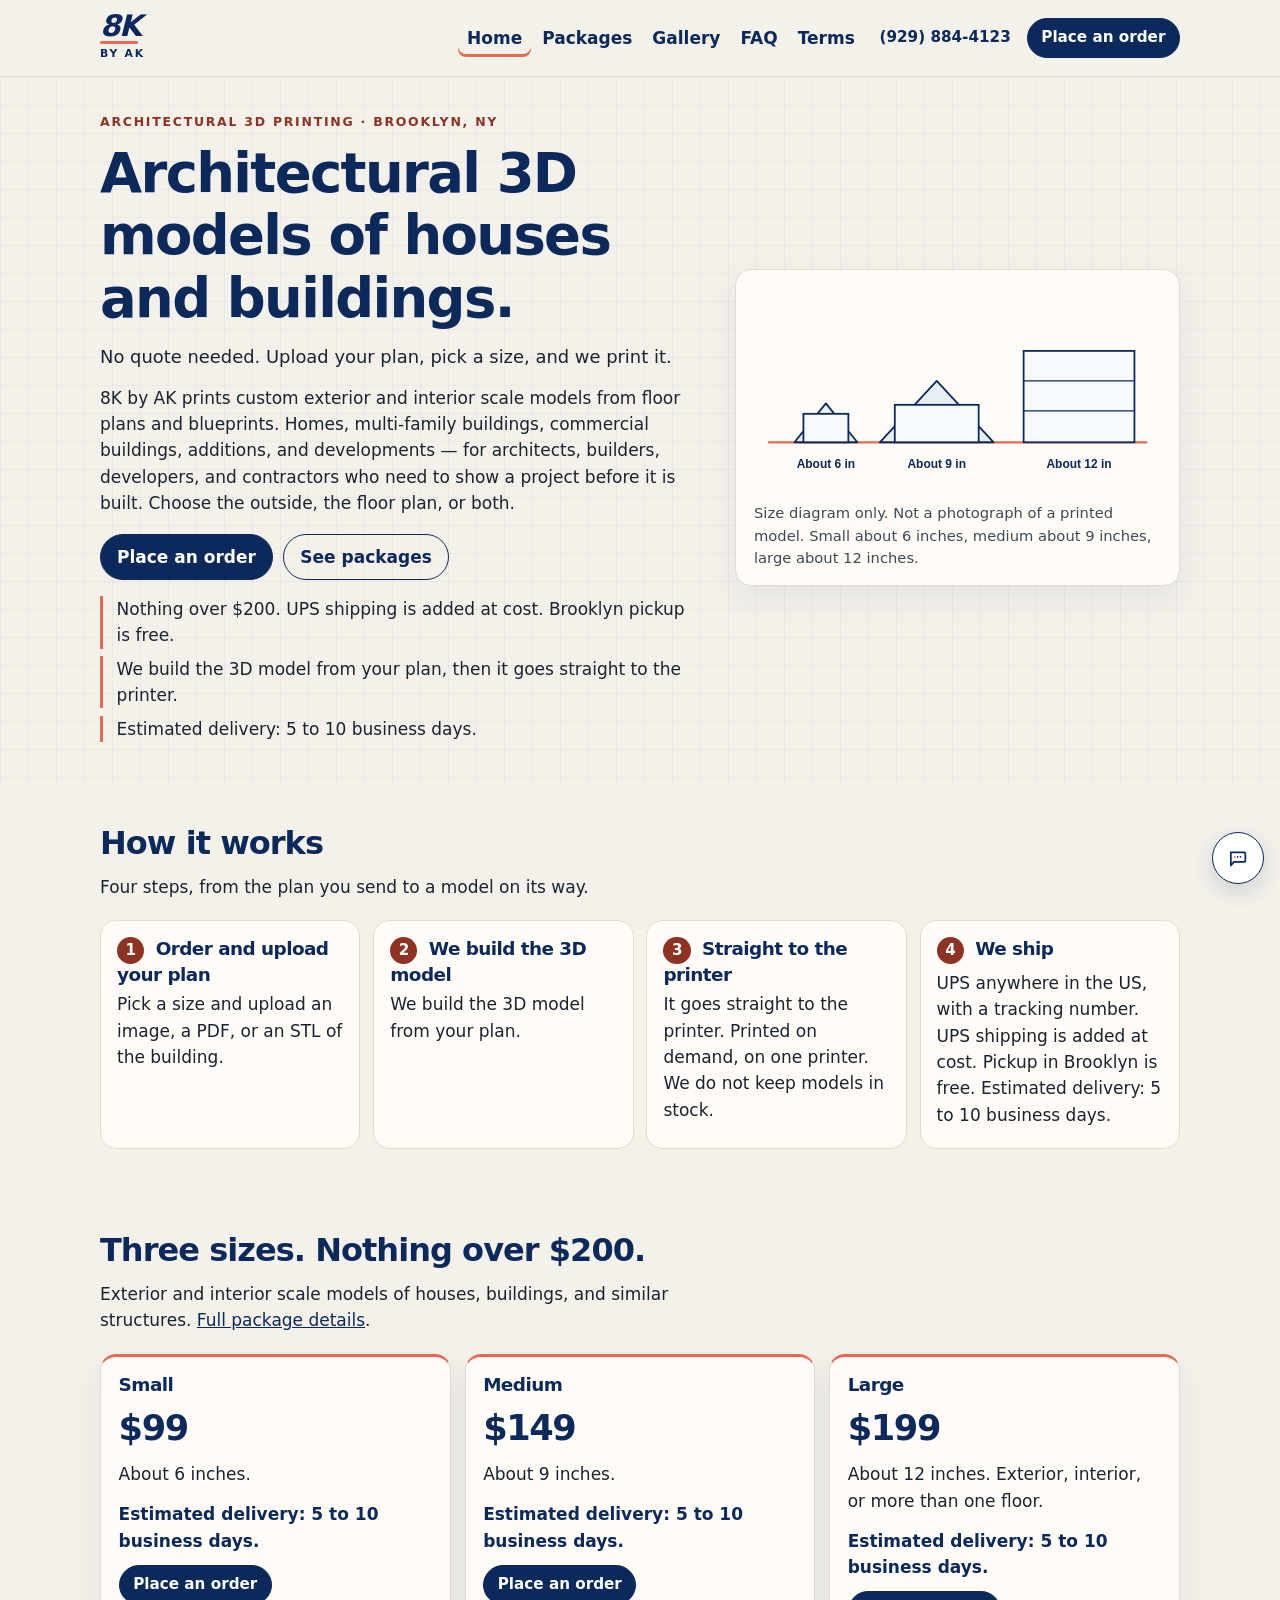
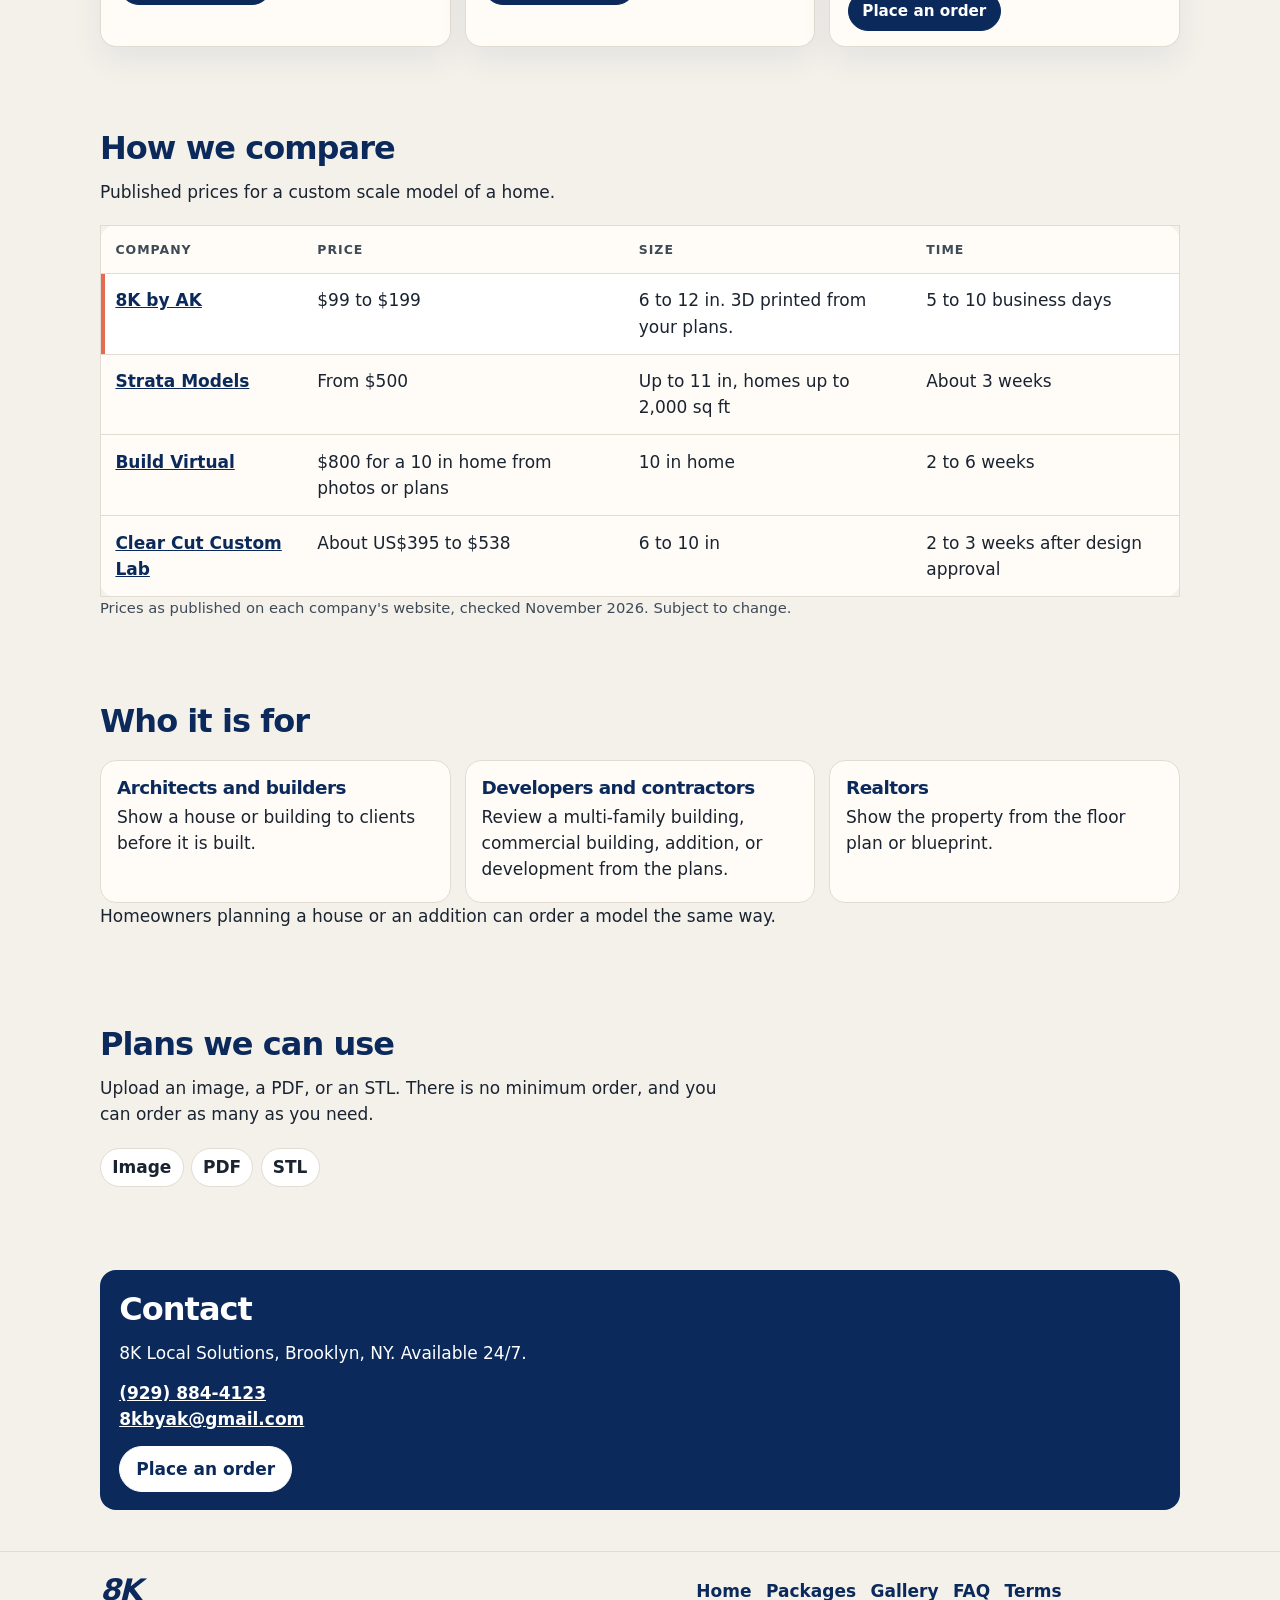
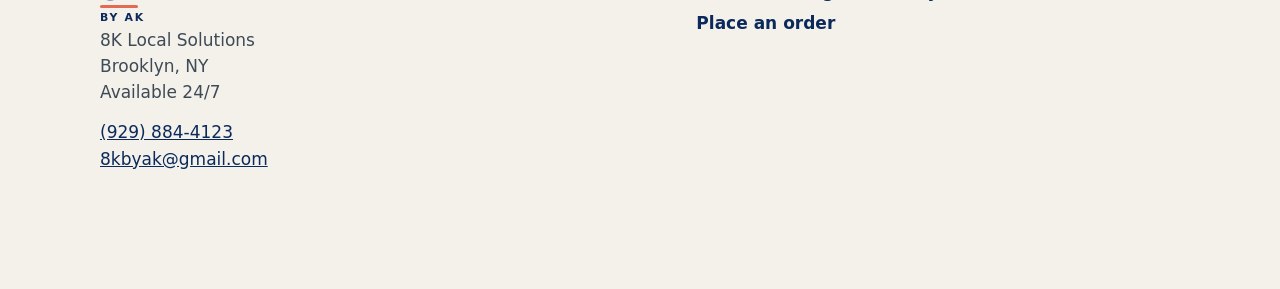
<file: site/index.html>
<!DOCTYPE html>
<html lang="en">
<head>
  <meta charset="utf-8">
  <meta name="viewport" content="width=device-width, initial-scale=1">
  <title>Architectural 3D models of buildings | 8K by AK</title>
  <meta name="description" content="Architectural 3D-printed scale models of houses, buildings, additions, and developments, made from your plans in Brooklyn. Packages from $99 to $199.">
  <meta name="robots" content="index, follow">
  <meta name="theme-color" content="#0b2a5b">
  <link rel="canonical" href="https://8klocal.github.io/house-plans-to-3d-combo/">
  <meta property="og:title" content="Architectural 3D models of buildings | 8K by AK">
  <meta property="og:description" content="Architectural 3D-printed scale models of houses, buildings, additions, and developments, made from your plans in Brooklyn. Packages from $99 to $199.">
  <meta property="og:type" content="website">
  <meta property="og:url" content="https://8klocal.github.io/house-plans-to-3d-combo/">
  <meta property="og:site_name" content="8K by AK">
  <meta property="og:image" content="https://8klocal.github.io/house-plans-to-3d-combo/og.png">
  <meta property="og:image:alt" content="8K by AK. Architectural 3D models of houses and buildings.">
  <meta property="og:image:width" content="1200">
  <meta property="og:image:height" content="630">
  <meta name="twitter:card" content="summary_large_image">
  <meta name="twitter:title" content="Architectural 3D models of buildings | 8K by AK">
  <meta name="twitter:description" content="Architectural 3D-printed scale models of houses, buildings, additions, and developments, made from your plans in Brooklyn. Packages from $99 to $199.">
  <meta name="twitter:image" content="https://8klocal.github.io/house-plans-to-3d-combo/og.png">
  <link rel="icon" href="favicon.svg" type="image/svg+xml">
  <link rel="stylesheet" href="css/styles.css">
  <script type="application/ld+json">
{
  "@context": "https://schema.org",
  "@type": "ProfessionalService",
  "name": "8K by AK",
  "legalName": "8K Local Solutions",
  "description": "Architectural 3D printing of scale models of houses, buildings, and similar structures from floor plans and blueprints.",
  "url": "https://8klocal.github.io/house-plans-to-3d-combo/",
  "email": "8kbyak@gmail.com",
  "telephone": "+1-929-884-4123",
  "address": {
    "@type": "PostalAddress",
    "addressLocality": "Brooklyn",
    "addressRegion": "NY",
    "addressCountry": "US"
  },
  "areaServed": "US",
  "priceRange": "$99-$199",
  "openingHoursSpecification": {
    "@type": "OpeningHoursSpecification",
    "dayOfWeek": ["Monday", "Tuesday", "Wednesday", "Thursday", "Friday", "Saturday", "Sunday"],
    "opens": "00:00",
    "closes": "23:59"
  }
}
</script>
</head>
<body>
  <a class="skip" href="#content">Skip to content</a>
  <header class="site-header">
    <div class="wrap header-bar">
      <a class="brand" href="index.html">
        <span class="brand-mark">8K</span>
        <span class="brand-bar" aria-hidden="true"></span>
        <span class="brand-by">by AK</span>
      </a>
      <a class="header-phone" href="tel:+19298844123" aria-label="Call (929) 884-4123">(929) 884-4123</a>
      <button class="nav-toggle" type="button" data-nav-toggle aria-expanded="false" aria-controls="site-nav">Menu</button>
      <nav id="site-nav" class="site-nav" aria-label="Primary">
        <a href="index.html" aria-current="page">Home</a>
        <a href="pricing.html">Packages</a>
        <a href="gallery.html">Gallery</a>
        <a href="faq.html">FAQ</a>
        <a href="terms.html">Terms</a>
        <a class="button nav-quote" href="order.html">Place an order</a>
      </nav>
      <a class="button button-small header-quote" href="order.html">Place an order</a>
    </div>
  </header>
  <main id="content">
    <section class="hero">
      <div class="wrap hero-grid">
        <div>
          <p class="eyebrow">Architectural 3D printing · Brooklyn, NY</p>
          <h1>Architectural 3D models of houses and buildings.</h1>
          <p class="lede">No quote needed. Upload your plan, pick a size, and we print it.</p>
          <p>8K by AK prints custom exterior and interior scale models from floor plans and blueprints. Homes, multi-family buildings, commercial buildings, additions, and developments — for architects, builders, developers, and contractors who need to show a project before it is built. Choose the outside, the floor plan, or both.</p>
          <div class="actions">
            <a class="button" href="order.html">Place an order</a>
            <a class="button button-ghost" href="pricing.html">See packages</a>
          </div>
          <ul class="facts">
            <li>Nothing over $200. UPS shipping is added at cost. Brooklyn pickup is free.</li>
            <li>We build the 3D model from your plan, then it goes straight to the printer.</li>
            <li>Estimated delivery: 5 to 10 business days.</li>
          </ul>
        </div>
        <figure class="diagram">
        <svg viewBox="0 0 560 280" aria-hidden="true">
          <line x1="28" y1="214" x2="532" y2="214" stroke="#E36B54" stroke-width="3" stroke-linecap="round"/>
          <polygon points="62,214 104,162 146,214" fill="#E7EEF6" stroke="#0B2A5B" stroke-width="2.4" stroke-linejoin="round"/>
          <rect x="74" y="176" width="60" height="38" fill="#F7FAFD" stroke="#0B2A5B" stroke-width="2.4"/>
          <polygon points="176,214 252,132 328,214" fill="#E7EEF6" stroke="#0B2A5B" stroke-width="2.4" stroke-linejoin="round"/>
          <rect x="196" y="164" width="112" height="50" fill="#F7FAFD" stroke="#0B2A5B" stroke-width="2.4"/>
          <rect x="368" y="92" width="148" height="122" fill="#F7FAFD" stroke="#0B2A5B" stroke-width="2.4"/>
          <line x1="368" y1="132" x2="516" y2="132" stroke="#0B2A5B" stroke-width="1.6"/>
          <line x1="368" y1="172" x2="516" y2="172" stroke="#0B2A5B" stroke-width="1.6"/>
          <text x="104" y="248" text-anchor="middle" fill="#0B2A5B" font-family="Segoe UI, sans-serif" font-size="16" font-weight="700">About 6 in</text>
          <text x="252" y="248" text-anchor="middle" fill="#0B2A5B" font-family="Segoe UI, sans-serif" font-size="16" font-weight="700">About 9 in</text>
          <text x="442" y="248" text-anchor="middle" fill="#0B2A5B" font-family="Segoe UI, sans-serif" font-size="16" font-weight="700">About 12 in</text>
        </svg>
        <figcaption>Size diagram only. Not a photograph of a printed model. Small about 6 inches, medium about 9 inches, large about 12 inches.</figcaption>
      </figure>
      </div>
    </section>
    <section class="section" aria-labelledby="how-title">
      <div class="wrap">
        <div class="section-head">
          <h2 id="how-title">How it works</h2>
          <p>Four steps, from the plan you send to a model on its way.</p>
        </div>
        <ol class="steps">
          <li>
            <h3><span class="step-num">1</span> Order and upload your plan</h3>
            <p>Pick a size and upload an image, a PDF, or an STL of the building.</p>
          </li>
          <li>
            <h3><span class="step-num">2</span> We build the 3D model</h3>
            <p>We build the 3D model from your plan.</p>
          </li>
          <li>
            <h3><span class="step-num">3</span> Straight to the printer</h3>
            <p>It goes straight to the printer. Printed on demand, on one printer. We do not keep models in stock.</p>
          </li>
          <li>
            <h3><span class="step-num">4</span> We ship</h3>
            <p>UPS anywhere in the US, with a tracking number. UPS shipping is added at cost. Pickup in Brooklyn is free. Estimated delivery: 5 to 10 business days.</p>
          </li>
        </ol>
      </div>
    </section>
    <section class="section" aria-labelledby="packages-title">
      <div class="wrap">
        <div class="section-head">
          <h2 id="packages-title">Three sizes. Nothing over $200.</h2>
          <p>Exterior and interior scale models of houses, buildings, and similar structures. <a href="pricing.html">Full package details</a>.</p>
        </div>
        <div class="cards cards-3">
          <article class="card">
        <h3>Small</h3>
        <p class="price">$99</p>
        <p>About 6 inches.</p>
        <p class="delivery-note">Estimated delivery: 5 to 10 business days.</p>
        <a class="button button-small" href="order.html?package=small">Place an order</a>
      </article>
          <article class="card">
        <h3>Medium</h3>
        <p class="price">$149</p>
        <p>About 9 inches.</p>
        <p class="delivery-note">Estimated delivery: 5 to 10 business days.</p>
        <a class="button button-small" href="order.html?package=medium">Place an order</a>
      </article>
          <article class="card">
        <h3>Large</h3>
        <p class="price">$199</p>
        <p>About 12 inches. Exterior, interior, or more than one floor.</p>
        <p class="delivery-note">Estimated delivery: 5 to 10 business days.</p>
        <a class="button button-small" href="order.html?package=large">Place an order</a>
      </article>
        </div>
      </div>
    </section>
    <section class="section" aria-labelledby="compare-title">
      <div class="wrap">
        <div class="section-head">
          <h2 id="compare-title">How we compare</h2>
          <p>Published prices for a custom scale model of a home.</p>
        </div>
        <div class="compare-wrap">
          <table class="compare">
            <caption class="visually-hidden">Published prices for custom home models</caption>
            <thead>
              <tr>
                <th scope="col">Company</th>
                <th scope="col">Price</th>
                <th scope="col">Size</th>
                <th scope="col">Time</th>
              </tr>
            </thead>
            <tbody>
              <tr class="is-us">
                <th scope="row"><a href="pricing.html">8K by AK</a></th>
                <td data-label="Price">$99 to $199</td>
                <td data-label="Size">6 to 12 in. 3D printed from your plans.</td>
                <td data-label="Time">5 to 10 business days</td>
              </tr>
              <tr>
                <th scope="row"><a href="https://stratamodels.com/" rel="nofollow noopener" target="_blank">Strata Models</a></th>
                <td data-label="Price">From $500</td>
                <td data-label="Size">Up to 11 in, homes up to 2,000 sq ft</td>
                <td data-label="Time">About 3 weeks</td>
              </tr>
              <tr>
                <th scope="row"><a href="https://www.buildvirtualnash.com/closing-gifts" rel="nofollow noopener" target="_blank">Build Virtual</a></th>
                <td data-label="Price">$800 for a 10 in home from photos or plans</td>
                <td data-label="Size">10 in home</td>
                <td data-label="Time">2 to 6 weeks</td>
              </tr>
              <tr>
                <th scope="row"><a href="https://clearcutcustomlab.com/products/the-architectural-series-custom-design" rel="nofollow noopener" target="_blank">Clear Cut Custom Lab</a></th>
                <td data-label="Price">About US$395 to $538</td>
                <td data-label="Size">6 to 10 in</td>
                <td data-label="Time">2 to 3 weeks after design approval</td>
              </tr>
            </tbody>
          </table>
        </div>
        <p class="hint compare-note">Prices as published on each company's website, checked November 2026. Subject to change.</p>
      </div>
    </section>
    <section class="section" aria-labelledby="who-title">
      <div class="wrap">
        <div class="section-head">
          <h2 id="who-title">Who it is for</h2>
        </div>
        <div class="who">
          <article>
            <h3>Architects and builders</h3>
            <p>Show a house or building to clients before it is built.</p>
          </article>
          <article>
            <h3>Developers and contractors</h3>
            <p>Review a multi-family building, commercial building, addition, or development from the plans.</p>
          </article>
          <article>
            <h3>Realtors</h3>
            <p>Show the property from the floor plan or blueprint.</p>
          </article>
        </div>
        <p>Homeowners planning a house or an addition can order a model the same way.</p>
      </div>
    </section>
    <section class="section" aria-labelledby="files-title">
      <div class="wrap">
        <div class="section-head">
          <h2 id="files-title">Plans we can use</h2>
          <p>Upload an image, a PDF, or an STL. There is no minimum order, and you can order as many as you need.</p>
        </div>
        <ul class="formats">
          <li>Image</li>
          <li>PDF</li>
          <li>STL</li>
        </ul>
      </div>
    </section>
    <section class="section" id="contact" aria-labelledby="contact-title">
      <div class="wrap">
        <div class="contact-panel">
          <h2 id="contact-title">Contact</h2>
          <p>8K Local Solutions, Brooklyn, NY. Available 24/7.</p>
          <address>
            <a href="tel:+19298844123" aria-label="Call (929) 884-4123">(929) 884-4123</a><br>
            <a href="mailto:8kbyak@gmail.com">8kbyak@gmail.com</a>
          </address>
          <a class="button" href="order.html">Place an order</a>
        </div>
      </div>
    </section>
  </main>
  <footer class="site-footer">
    <div class="wrap footer-grid">
      <div>
        <a class="brand" href="index.html">
        <span class="brand-mark">8K</span>
        <span class="brand-bar" aria-hidden="true"></span>
        <span class="brand-by">by AK</span>
      </a>
        <p>8K Local Solutions<br>Brooklyn, NY<br>Available 24/7</p>
        <address>
          <a href="tel:+19298844123" aria-label="Call (929) 884-4123">(929) 884-4123</a><br>
          <a href="mailto:8kbyak@gmail.com">8kbyak@gmail.com</a>
        </address>
      </div>
      <nav aria-label="Footer">
        <ul class="footer-links">
          <li><a href="index.html">Home</a></li>
          <li><a href="pricing.html">Packages</a></li>
          <li><a href="gallery.html">Gallery</a></li>
          <li><a href="faq.html">FAQ</a></li>
          <li><a href="terms.html">Terms</a></li>
          <li><a href="order.html">Place an order</a></li>
        </ul>
      </nav>
    </div>
  </footer>
  <div class="chat" id="chat">
    <div class="chat-panel" id="chat-panel" role="dialog" aria-labelledby="chat-title" hidden>
      <div class="chat-head">
        <div>
          <h2 id="chat-title">Questions</h2>
          <p class="hint">Exterior and interior architectural models from 8K by AK.</p>
        </div>
        <button class="chat-close" type="button" data-chat-close aria-label="Close questions">&times;</button>
      </div>
      <div class="chat-qa">
        <div>
          <button type="button" data-qa aria-expanded="false" aria-controls="qa-price" id="qa-price-btn">Pricing</button>
          <div id="qa-price" role="region" aria-labelledby="qa-price-btn" hidden>
            <p>Small is $99, about 6 inches. Medium is $149, about 9 inches. Large is $199, about 12 inches, and can include an exterior, an interior, or more than one floor. Nothing is over $200. UPS shipping is added at cost.</p>
          </div>
        </div>
        <div>
          <button type="button" data-qa aria-expanded="false" aria-controls="qa-files" id="qa-files-btn">Files accepted</button>
          <div id="qa-files" role="region" aria-labelledby="qa-files-btn" hidden>
            <p>An image, a PDF, or an STL.</p>
          </div>
        </div>
        <div>
          <button type="button" data-qa aria-expanded="false" aria-controls="qa-ship" id="qa-ship-btn">Shipping</button>
          <div id="qa-ship" role="region" aria-labelledby="qa-ship-btn" hidden>
            <p>UPS anywhere in the US, with a tracking number. UPS shipping is added at cost. Pickup in Brooklyn is free.</p>
          </div>
        </div>
        <div>
          <button type="button" data-qa aria-expanded="false" aria-controls="qa-time" id="qa-time-btn">Turnaround</button>
          <div id="qa-time" role="region" aria-labelledby="qa-time-btn" hidden>
            <p>Estimated delivery is 5 to 10 business days.</p>
          </div>
        </div>
        <div>
          <button type="button" data-qa aria-expanded="false" aria-controls="qa-order" id="qa-order-btn">How to order</button>
          <div id="qa-order" role="region" aria-labelledby="qa-order-btn" hidden>
            <p>Order and upload your plan. We build the 3D model, it goes straight to the printer, and we ship by UPS with a tracking number.</p>
          </div>
        </div>
      </div>
      <div class="chat-actions">
        <a class="button button-ghost" href="mailto:8kbyak@gmail.com">Email us</a>
        <a class="button button-ghost" href="tel:+19298844123">(929) 884-4123</a>
        <a class="button" href="order.html">Place an order</a>
      </div>
    </div>
    <button class="chat-toggle" type="button" data-chat-toggle aria-expanded="false" aria-controls="chat-panel" aria-label="Questions">
      <svg viewBox="0 0 24 24" aria-hidden="true" focusable="false">
        <path d="M5 6.5h14a1 1 0 0 1 1 1v8a1 1 0 0 1-1 1H8.2L5 20.2V6.5z" fill="none" stroke="currentColor" stroke-width="1.8" stroke-linejoin="round"/>
        <circle cx="9" cy="11.2" r="0.9" fill="#E36B54"/>
        <circle cx="12" cy="11.2" r="0.9" fill="currentColor"/>
        <circle cx="15" cy="11.2" r="0.9" fill="currentColor"/>
      </svg>
    </button>
  </div>
  <script src="js/site.js"></script>
</body>
</html>
</file>
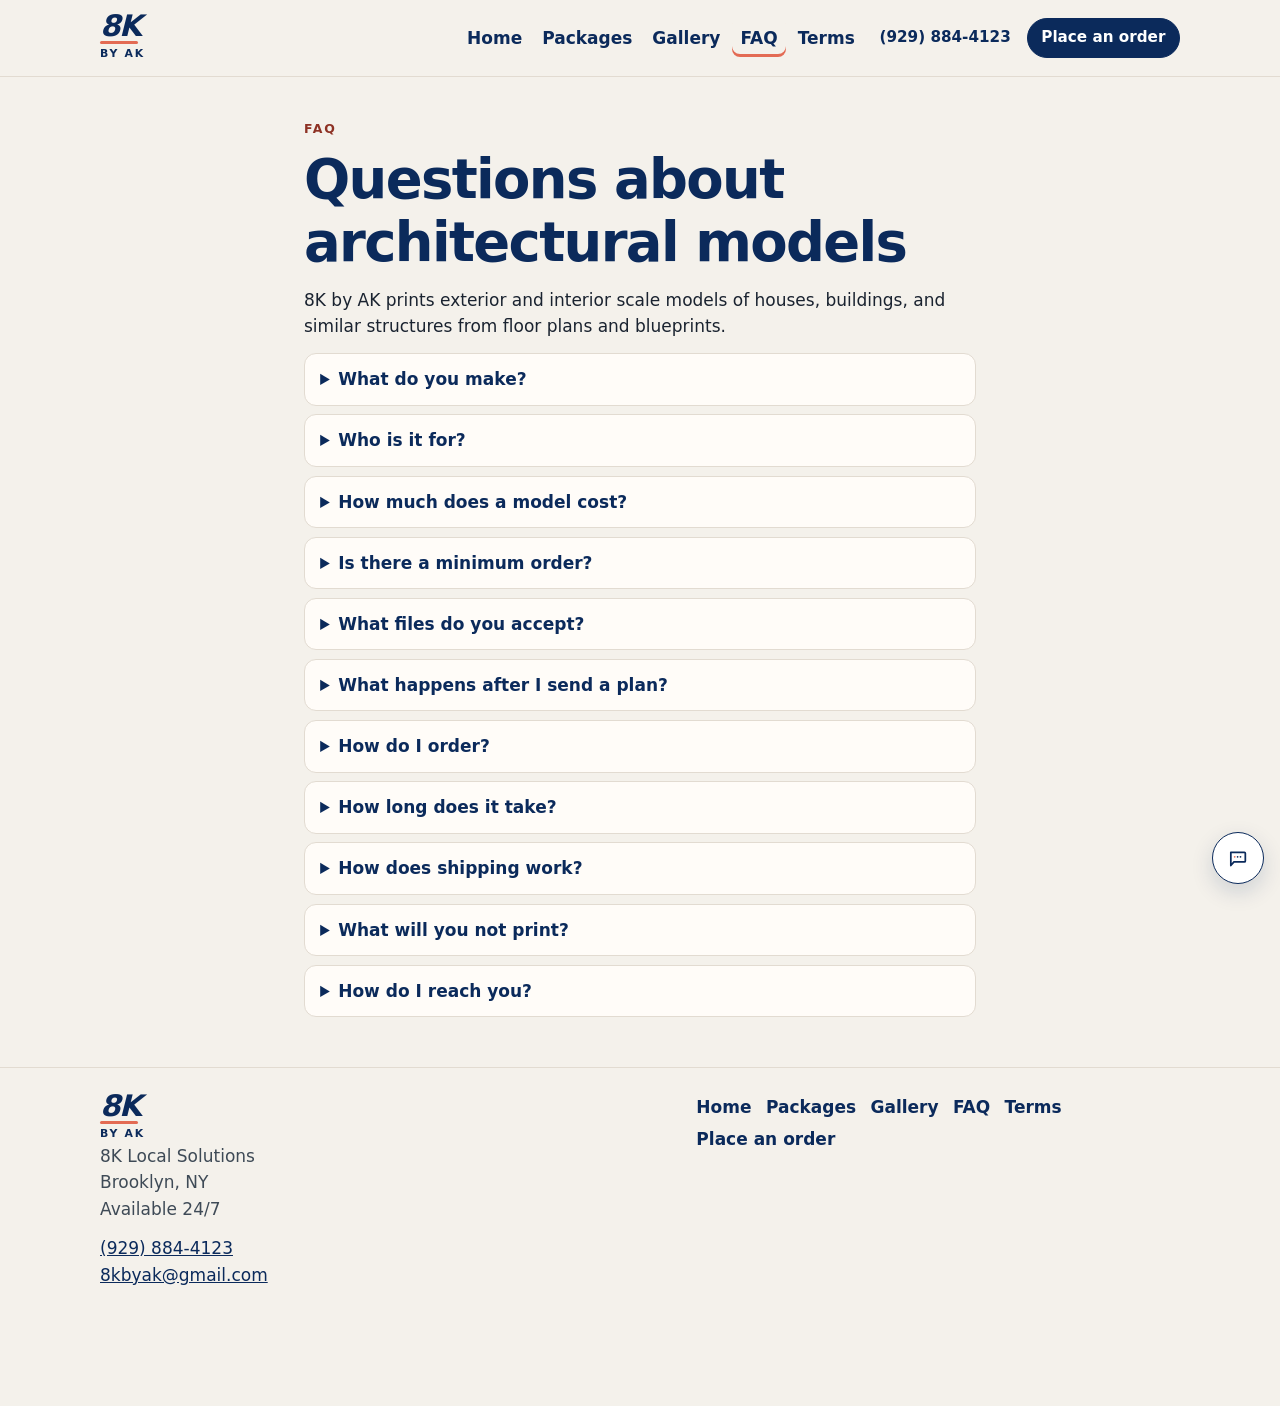
<file: site/faq.html>
<!DOCTYPE html>
<html lang="en">
<head>
  <meta charset="utf-8">
  <meta name="viewport" content="width=device-width, initial-scale=1">
  <title>FAQ | 8K by AK</title>
  <meta name="description" content="Answers about architectural 3D-printed models of houses and buildings from 8K by AK in Brooklyn.">
  <meta name="robots" content="index, follow">
  <meta name="theme-color" content="#0b2a5b">
  <link rel="canonical" href="https://8klocal.github.io/house-plans-to-3d-combo/faq.html">
  <meta property="og:title" content="FAQ | 8K by AK">
  <meta property="og:description" content="Answers about architectural 3D-printed models of houses and buildings from 8K by AK in Brooklyn.">
  <meta property="og:type" content="website">
  <meta property="og:url" content="https://8klocal.github.io/house-plans-to-3d-combo/faq.html">
  <meta property="og:site_name" content="8K by AK">
  <meta property="og:image" content="https://8klocal.github.io/house-plans-to-3d-combo/og.png">
  <meta property="og:image:alt" content="8K by AK. Architectural 3D models of houses and buildings.">
  <meta property="og:image:width" content="1200">
  <meta property="og:image:height" content="630">
  <meta name="twitter:card" content="summary_large_image">
  <meta name="twitter:title" content="FAQ | 8K by AK">
  <meta name="twitter:description" content="Answers about architectural 3D-printed models of houses and buildings from 8K by AK in Brooklyn.">
  <meta name="twitter:image" content="https://8klocal.github.io/house-plans-to-3d-combo/og.png">
  <link rel="icon" href="favicon.svg" type="image/svg+xml">
  <link rel="stylesheet" href="css/styles.css">
  
</head>
<body>
  <a class="skip" href="#content">Skip to content</a>
  <header class="site-header">
    <div class="wrap header-bar">
      <a class="brand" href="index.html">
        <span class="brand-mark">8K</span>
        <span class="brand-bar" aria-hidden="true"></span>
        <span class="brand-by">by AK</span>
      </a>
      <a class="header-phone" href="tel:+19298844123" aria-label="Call (929) 884-4123">(929) 884-4123</a>
      <button class="nav-toggle" type="button" data-nav-toggle aria-expanded="false" aria-controls="site-nav">Menu</button>
      <nav id="site-nav" class="site-nav" aria-label="Primary">
        <a href="index.html">Home</a>
        <a href="pricing.html">Packages</a>
        <a href="gallery.html">Gallery</a>
        <a href="faq.html" aria-current="page">FAQ</a>
        <a href="terms.html">Terms</a>
        <a class="button nav-quote" href="order.html">Place an order</a>
      </nav>
      <a class="button button-small header-quote" href="order.html">Place an order</a>
    </div>
  </header>
  <main id="content">
    <section class="section">
      <div class="wrap prose faq">
        <p class="eyebrow">FAQ</p>
        <h1>Questions about architectural models</h1>
        <p>8K by AK prints exterior and interior scale models of houses, buildings, and similar structures from floor plans and blueprints.</p>
        <details>
          <summary>What do you make?</summary>
          <p>Custom 3D-printed architectural models of homes, multi-family buildings, commercial buildings, additions, and developments. An exterior model is the outside of the house: walls and facade, windows and door openings, and the roof. An interior model is the floor plan with walls, door frames, and furniture, and has no roof. You can also order both: an exterior shell with a removable roof so the interior shows. Each one is printed from the plan you send. We print on demand, on one printer, and we do not keep models in stock.</p>
        </details>
        <details>
          <summary>Who is it for?</summary>
          <p>Architects, home builders, developers, and contractors who want to show clients a building before it is built. Realtors use models to show a property. Homeowners planning a house or an addition can order one too.</p>
        </details>
        <details>
          <summary>How much does a model cost?</summary>
          <p>Small is $99 (about 6 inches). Medium is $149 (about 9 inches). Large is $199 (about 12 inches) and can include an exterior, an interior, or more than one floor. Nothing is over $200. UPS shipping is added at cost.</p>
        </details>
        <details>
          <summary>Is there a minimum order?</summary>
          <p>No. There is no minimum, and there is no limit on quantity in one order.</p>
        </details>
        <details>
          <summary>What files do you accept?</summary>
          <p>An image, a PDF, or an STL.</p>
        </details>
        <details>
          <summary>What happens after I send a plan?</summary>
          <p>We build the 3D model from your plan. It goes straight to the printer, then ships by UPS with a tracking number.</p>
        </details>
        <details>
          <summary>How do I order?</summary>
          <p>Use <a href="order.html">Place an order</a> and attach your plan, or call <a href="tel:+19298844123" aria-label="Call (929) 884-4123">(929) 884-4123</a> or email <a href="mailto:8kbyak@gmail.com">8kbyak@gmail.com</a>.</p>
        </details>
        <details>
          <summary>How long does it take?</summary>
          <p>Estimated delivery is 5 to 10 business days.</p>
        </details>
        <details>
          <summary>How does shipping work?</summary>
          <p>We ship by UPS anywhere in the US, with a tracking number. UPS shipping is added at cost. Pickup in Brooklyn is free. If a model arrives damaged, contact us within 48 hours and include photos.</p>
        </details>
        <details>
          <summary>What will you not print?</summary>
          <p>We can refuse copyrighted or trademarked characters, weapons or weapon parts, and anything illegal or infringing. You confirm that you have the right to use the plans you send.</p>
        </details>
        <details>
          <summary>How do I reach you?</summary>
          <p>8K Local Solutions, Brooklyn, NY. Available 24/7. Call <a href="tel:+19298844123" aria-label="Call (929) 884-4123">(929) 884-4123</a> or email <a href="mailto:8kbyak@gmail.com">8kbyak@gmail.com</a>.</p>
        </details>
      </div>
    </section>
  </main>
  <footer class="site-footer">
    <div class="wrap footer-grid">
      <div>
        <a class="brand" href="index.html">
        <span class="brand-mark">8K</span>
        <span class="brand-bar" aria-hidden="true"></span>
        <span class="brand-by">by AK</span>
      </a>
        <p>8K Local Solutions<br>Brooklyn, NY<br>Available 24/7</p>
        <address>
          <a href="tel:+19298844123" aria-label="Call (929) 884-4123">(929) 884-4123</a><br>
          <a href="mailto:8kbyak@gmail.com">8kbyak@gmail.com</a>
        </address>
      </div>
      <nav aria-label="Footer">
        <ul class="footer-links">
          <li><a href="index.html">Home</a></li>
          <li><a href="pricing.html">Packages</a></li>
          <li><a href="gallery.html">Gallery</a></li>
          <li><a href="faq.html">FAQ</a></li>
          <li><a href="terms.html">Terms</a></li>
          <li><a href="order.html">Place an order</a></li>
        </ul>
      </nav>
    </div>
  </footer>
  <div class="chat" id="chat">
    <div class="chat-panel" id="chat-panel" role="dialog" aria-labelledby="chat-title" hidden>
      <div class="chat-head">
        <div>
          <h2 id="chat-title">Questions</h2>
          <p class="hint">Exterior and interior architectural models from 8K by AK.</p>
        </div>
        <button class="chat-close" type="button" data-chat-close aria-label="Close questions">&times;</button>
      </div>
      <div class="chat-qa">
        <div>
          <button type="button" data-qa aria-expanded="false" aria-controls="qa-price" id="qa-price-btn">Pricing</button>
          <div id="qa-price" role="region" aria-labelledby="qa-price-btn" hidden>
            <p>Small is $99, about 6 inches. Medium is $149, about 9 inches. Large is $199, about 12 inches, and can include an exterior, an interior, or more than one floor. Nothing is over $200. UPS shipping is added at cost.</p>
          </div>
        </div>
        <div>
          <button type="button" data-qa aria-expanded="false" aria-controls="qa-files" id="qa-files-btn">Files accepted</button>
          <div id="qa-files" role="region" aria-labelledby="qa-files-btn" hidden>
            <p>An image, a PDF, or an STL.</p>
          </div>
        </div>
        <div>
          <button type="button" data-qa aria-expanded="false" aria-controls="qa-ship" id="qa-ship-btn">Shipping</button>
          <div id="qa-ship" role="region" aria-labelledby="qa-ship-btn" hidden>
            <p>UPS anywhere in the US, with a tracking number. UPS shipping is added at cost. Pickup in Brooklyn is free.</p>
          </div>
        </div>
        <div>
          <button type="button" data-qa aria-expanded="false" aria-controls="qa-time" id="qa-time-btn">Turnaround</button>
          <div id="qa-time" role="region" aria-labelledby="qa-time-btn" hidden>
            <p>Estimated delivery is 5 to 10 business days.</p>
          </div>
        </div>
        <div>
          <button type="button" data-qa aria-expanded="false" aria-controls="qa-order" id="qa-order-btn">How to order</button>
          <div id="qa-order" role="region" aria-labelledby="qa-order-btn" hidden>
            <p>Order and upload your plan. We build the 3D model, it goes straight to the printer, and we ship by UPS with a tracking number.</p>
          </div>
        </div>
      </div>
      <div class="chat-actions">
        <a class="button button-ghost" href="mailto:8kbyak@gmail.com">Email us</a>
        <a class="button button-ghost" href="tel:+19298844123">(929) 884-4123</a>
        <a class="button" href="order.html">Place an order</a>
      </div>
    </div>
    <button class="chat-toggle" type="button" data-chat-toggle aria-expanded="false" aria-controls="chat-panel" aria-label="Questions">
      <svg viewBox="0 0 24 24" aria-hidden="true" focusable="false">
        <path d="M5 6.5h14a1 1 0 0 1 1 1v8a1 1 0 0 1-1 1H8.2L5 20.2V6.5z" fill="none" stroke="currentColor" stroke-width="1.8" stroke-linejoin="round"/>
        <circle cx="9" cy="11.2" r="0.9" fill="#E36B54"/>
        <circle cx="12" cy="11.2" r="0.9" fill="currentColor"/>
        <circle cx="15" cy="11.2" r="0.9" fill="currentColor"/>
      </svg>
    </button>
  </div>
  <script src="js/site.js"></script>
</body>
</html>
</file>
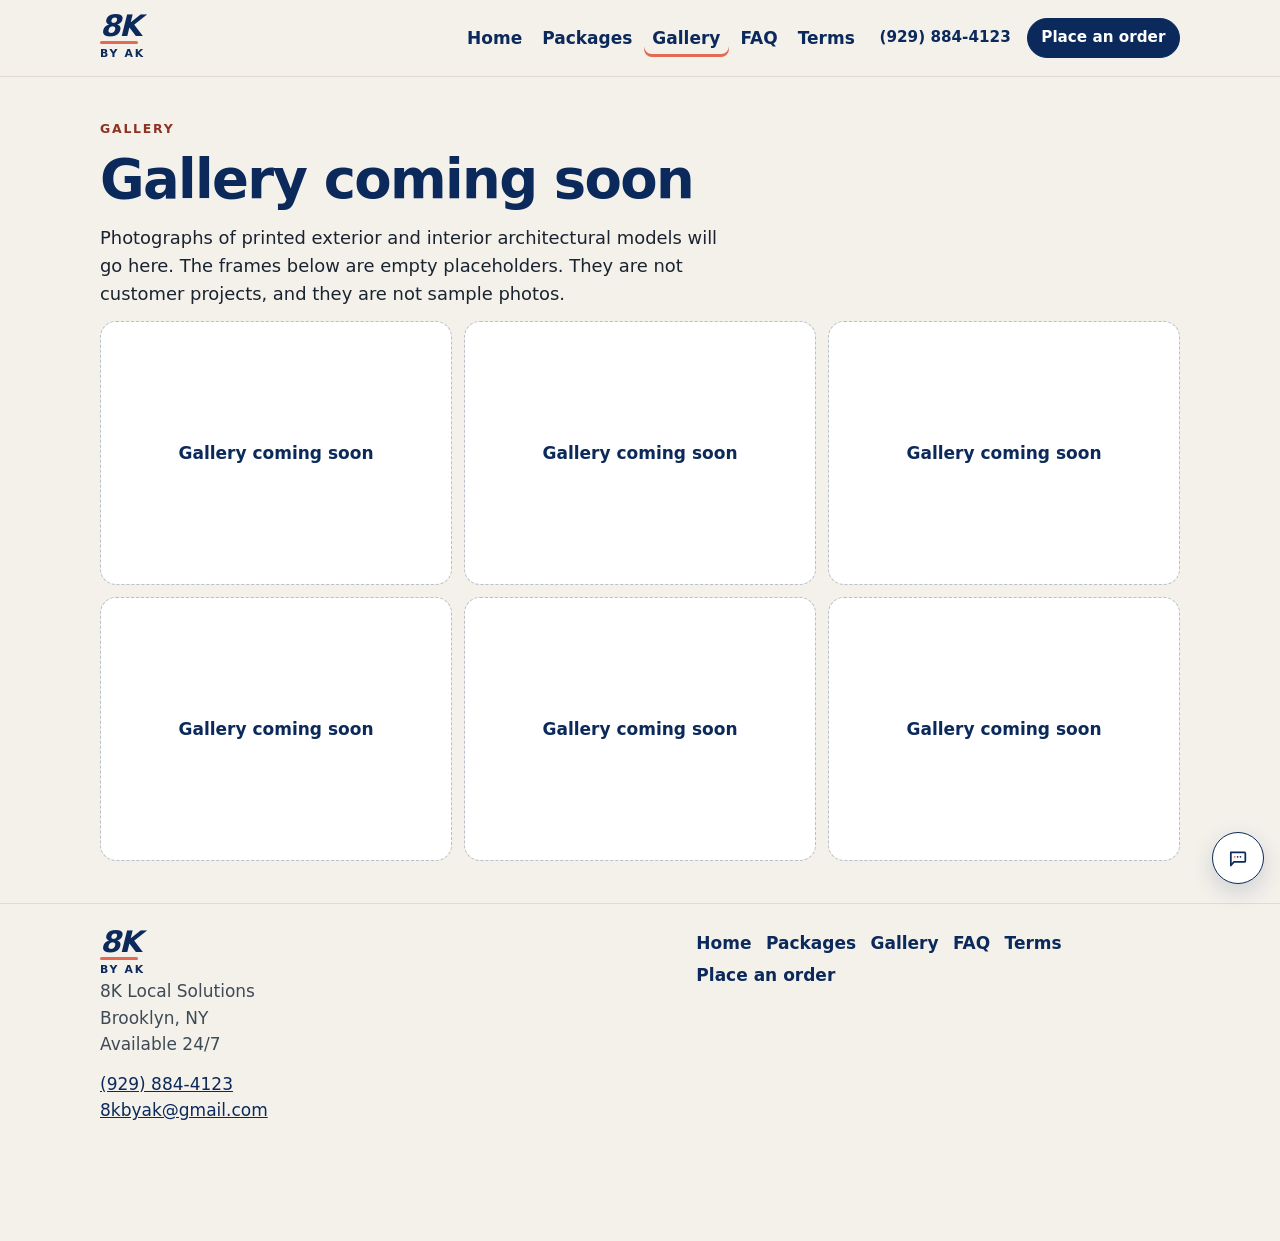
<file: site/gallery.html>
<!DOCTYPE html>
<html lang="en">
<head>
  <meta charset="utf-8">
  <meta name="viewport" content="width=device-width, initial-scale=1">
  <title>Gallery coming soon | 8K by AK</title>
  <meta name="description" content="Photographs of printed architectural models are not up yet. This gallery is a placeholder, not customer photos.">
  <meta name="robots" content="index, follow">
  <meta name="theme-color" content="#0b2a5b">
  <link rel="canonical" href="https://8klocal.github.io/house-plans-to-3d-combo/gallery.html">
  <meta property="og:title" content="Gallery coming soon | 8K by AK">
  <meta property="og:description" content="Photographs of printed architectural models are not up yet. This gallery is a placeholder, not customer photos.">
  <meta property="og:type" content="website">
  <meta property="og:url" content="https://8klocal.github.io/house-plans-to-3d-combo/gallery.html">
  <meta property="og:site_name" content="8K by AK">
  <meta property="og:image" content="https://8klocal.github.io/house-plans-to-3d-combo/og.png">
  <meta property="og:image:alt" content="8K by AK. Architectural 3D models of houses and buildings.">
  <meta property="og:image:width" content="1200">
  <meta property="og:image:height" content="630">
  <meta name="twitter:card" content="summary_large_image">
  <meta name="twitter:title" content="Gallery coming soon | 8K by AK">
  <meta name="twitter:description" content="Photographs of printed architectural models are not up yet. This gallery is a placeholder, not customer photos.">
  <meta name="twitter:image" content="https://8klocal.github.io/house-plans-to-3d-combo/og.png">
  <link rel="icon" href="favicon.svg" type="image/svg+xml">
  <link rel="stylesheet" href="css/styles.css">
  
</head>
<body>
  <a class="skip" href="#content">Skip to content</a>
  <header class="site-header">
    <div class="wrap header-bar">
      <a class="brand" href="index.html">
        <span class="brand-mark">8K</span>
        <span class="brand-bar" aria-hidden="true"></span>
        <span class="brand-by">by AK</span>
      </a>
      <a class="header-phone" href="tel:+19298844123" aria-label="Call (929) 884-4123">(929) 884-4123</a>
      <button class="nav-toggle" type="button" data-nav-toggle aria-expanded="false" aria-controls="site-nav">Menu</button>
      <nav id="site-nav" class="site-nav" aria-label="Primary">
        <a href="index.html">Home</a>
        <a href="pricing.html">Packages</a>
        <a href="gallery.html" aria-current="page">Gallery</a>
        <a href="faq.html">FAQ</a>
        <a href="terms.html">Terms</a>
        <a class="button nav-quote" href="order.html">Place an order</a>
      </nav>
      <a class="button button-small header-quote" href="order.html">Place an order</a>
    </div>
  </header>
  <main id="content">
    <section class="section">
      <div class="wrap">
        <p class="eyebrow">Gallery</p>
        <h1>Gallery coming soon</h1>
        <p class="lede">Photographs of printed exterior and interior architectural models will go here. The frames below are empty placeholders. They are not customer projects, and they are not sample photos.</p>
        <ul class="gallery-grid">
          <li class="placeholder">Gallery coming soon</li>
          <li class="placeholder">Gallery coming soon</li>
          <li class="placeholder">Gallery coming soon</li>
          <li class="placeholder">Gallery coming soon</li>
          <li class="placeholder">Gallery coming soon</li>
          <li class="placeholder">Gallery coming soon</li>
        </ul>
      </div>
    </section>
  </main>
  <footer class="site-footer">
    <div class="wrap footer-grid">
      <div>
        <a class="brand" href="index.html">
        <span class="brand-mark">8K</span>
        <span class="brand-bar" aria-hidden="true"></span>
        <span class="brand-by">by AK</span>
      </a>
        <p>8K Local Solutions<br>Brooklyn, NY<br>Available 24/7</p>
        <address>
          <a href="tel:+19298844123" aria-label="Call (929) 884-4123">(929) 884-4123</a><br>
          <a href="mailto:8kbyak@gmail.com">8kbyak@gmail.com</a>
        </address>
      </div>
      <nav aria-label="Footer">
        <ul class="footer-links">
          <li><a href="index.html">Home</a></li>
          <li><a href="pricing.html">Packages</a></li>
          <li><a href="gallery.html">Gallery</a></li>
          <li><a href="faq.html">FAQ</a></li>
          <li><a href="terms.html">Terms</a></li>
          <li><a href="order.html">Place an order</a></li>
        </ul>
      </nav>
    </div>
  </footer>
  <div class="chat" id="chat">
    <div class="chat-panel" id="chat-panel" role="dialog" aria-labelledby="chat-title" hidden>
      <div class="chat-head">
        <div>
          <h2 id="chat-title">Questions</h2>
          <p class="hint">Exterior and interior architectural models from 8K by AK.</p>
        </div>
        <button class="chat-close" type="button" data-chat-close aria-label="Close questions">&times;</button>
      </div>
      <div class="chat-qa">
        <div>
          <button type="button" data-qa aria-expanded="false" aria-controls="qa-price" id="qa-price-btn">Pricing</button>
          <div id="qa-price" role="region" aria-labelledby="qa-price-btn" hidden>
            <p>Small is $99, about 6 inches. Medium is $149, about 9 inches. Large is $199, about 12 inches, and can include an exterior, an interior, or more than one floor. Nothing is over $200. UPS shipping is added at cost.</p>
          </div>
        </div>
        <div>
          <button type="button" data-qa aria-expanded="false" aria-controls="qa-files" id="qa-files-btn">Files accepted</button>
          <div id="qa-files" role="region" aria-labelledby="qa-files-btn" hidden>
            <p>An image, a PDF, or an STL.</p>
          </div>
        </div>
        <div>
          <button type="button" data-qa aria-expanded="false" aria-controls="qa-ship" id="qa-ship-btn">Shipping</button>
          <div id="qa-ship" role="region" aria-labelledby="qa-ship-btn" hidden>
            <p>UPS anywhere in the US, with a tracking number. UPS shipping is added at cost. Pickup in Brooklyn is free.</p>
          </div>
        </div>
        <div>
          <button type="button" data-qa aria-expanded="false" aria-controls="qa-time" id="qa-time-btn">Turnaround</button>
          <div id="qa-time" role="region" aria-labelledby="qa-time-btn" hidden>
            <p>Estimated delivery is 5 to 10 business days.</p>
          </div>
        </div>
        <div>
          <button type="button" data-qa aria-expanded="false" aria-controls="qa-order" id="qa-order-btn">How to order</button>
          <div id="qa-order" role="region" aria-labelledby="qa-order-btn" hidden>
            <p>Order and upload your plan. We build the 3D model, it goes straight to the printer, and we ship by UPS with a tracking number.</p>
          </div>
        </div>
      </div>
      <div class="chat-actions">
        <a class="button button-ghost" href="mailto:8kbyak@gmail.com">Email us</a>
        <a class="button button-ghost" href="tel:+19298844123">(929) 884-4123</a>
        <a class="button" href="order.html">Place an order</a>
      </div>
    </div>
    <button class="chat-toggle" type="button" data-chat-toggle aria-expanded="false" aria-controls="chat-panel" aria-label="Questions">
      <svg viewBox="0 0 24 24" aria-hidden="true" focusable="false">
        <path d="M5 6.5h14a1 1 0 0 1 1 1v8a1 1 0 0 1-1 1H8.2L5 20.2V6.5z" fill="none" stroke="currentColor" stroke-width="1.8" stroke-linejoin="round"/>
        <circle cx="9" cy="11.2" r="0.9" fill="#E36B54"/>
        <circle cx="12" cy="11.2" r="0.9" fill="currentColor"/>
        <circle cx="15" cy="11.2" r="0.9" fill="currentColor"/>
      </svg>
    </button>
  </div>
  <script src="js/site.js"></script>
</body>
</html>
</file>
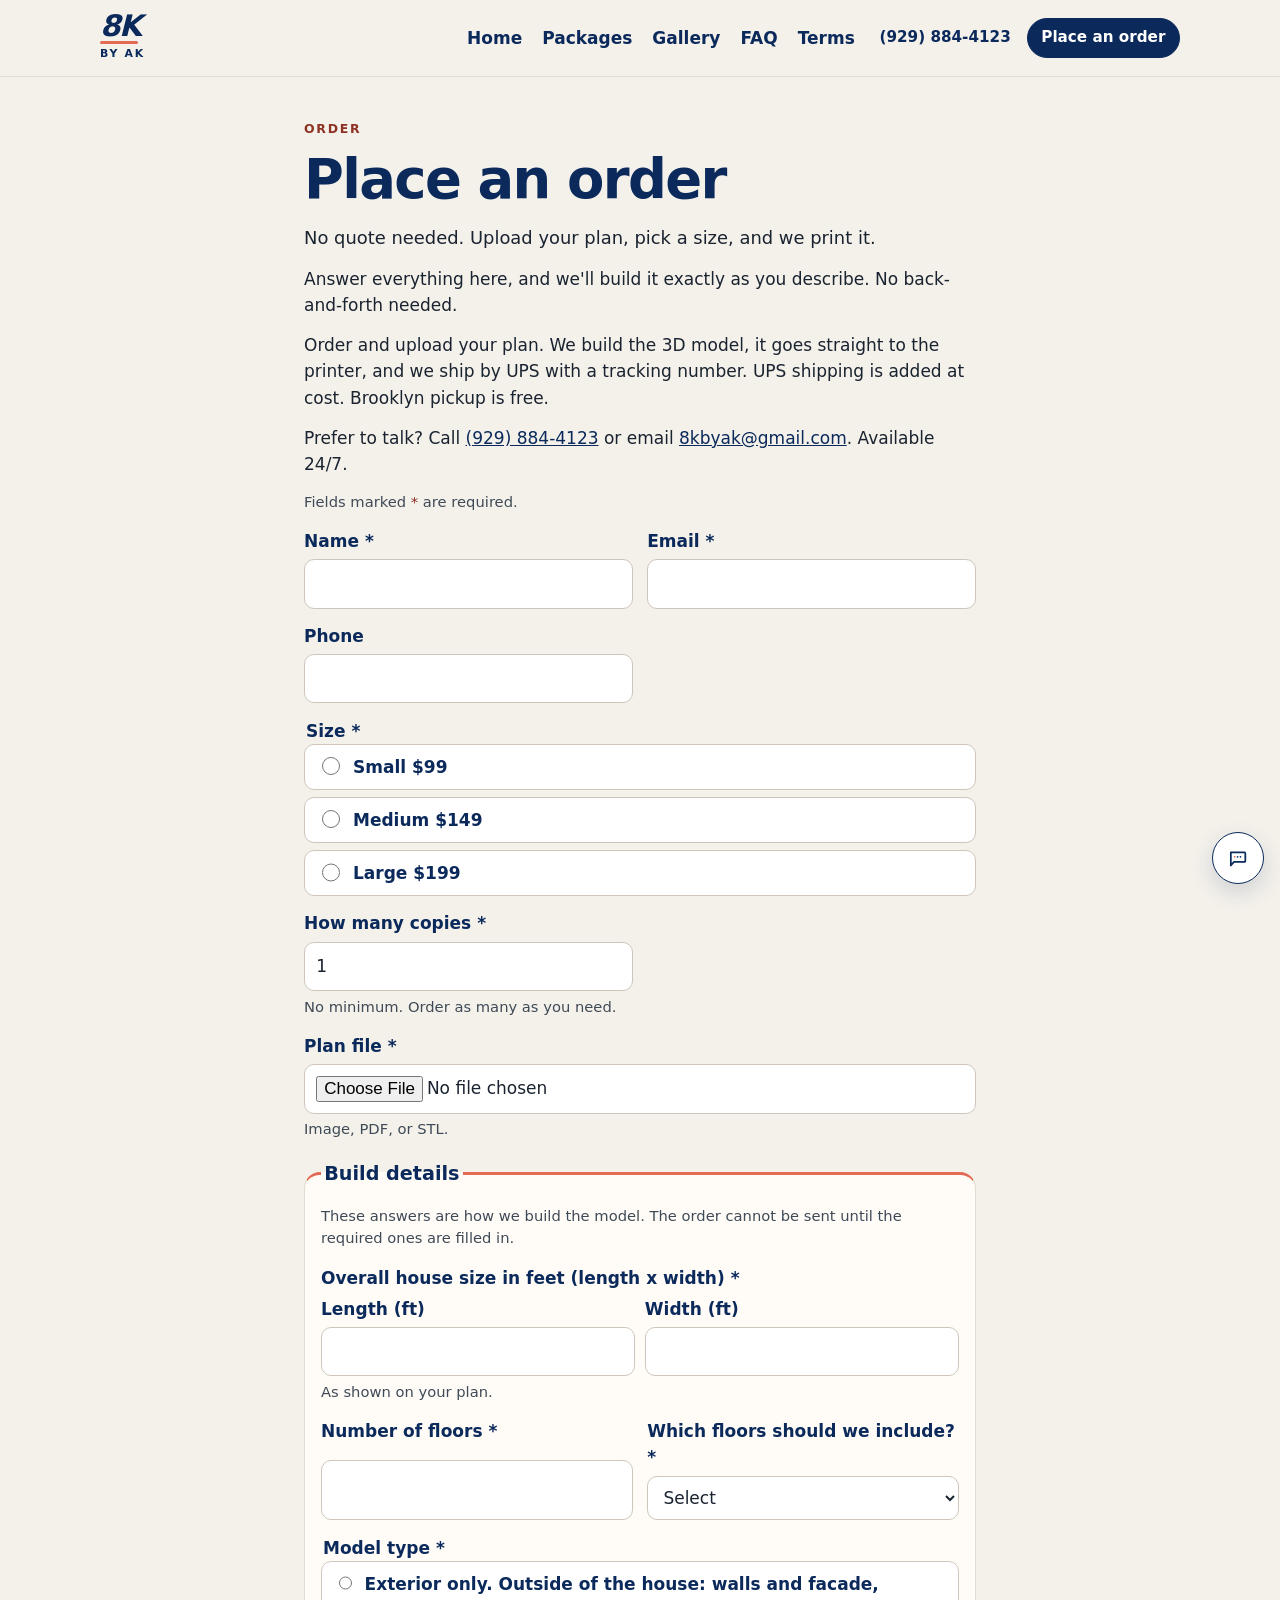
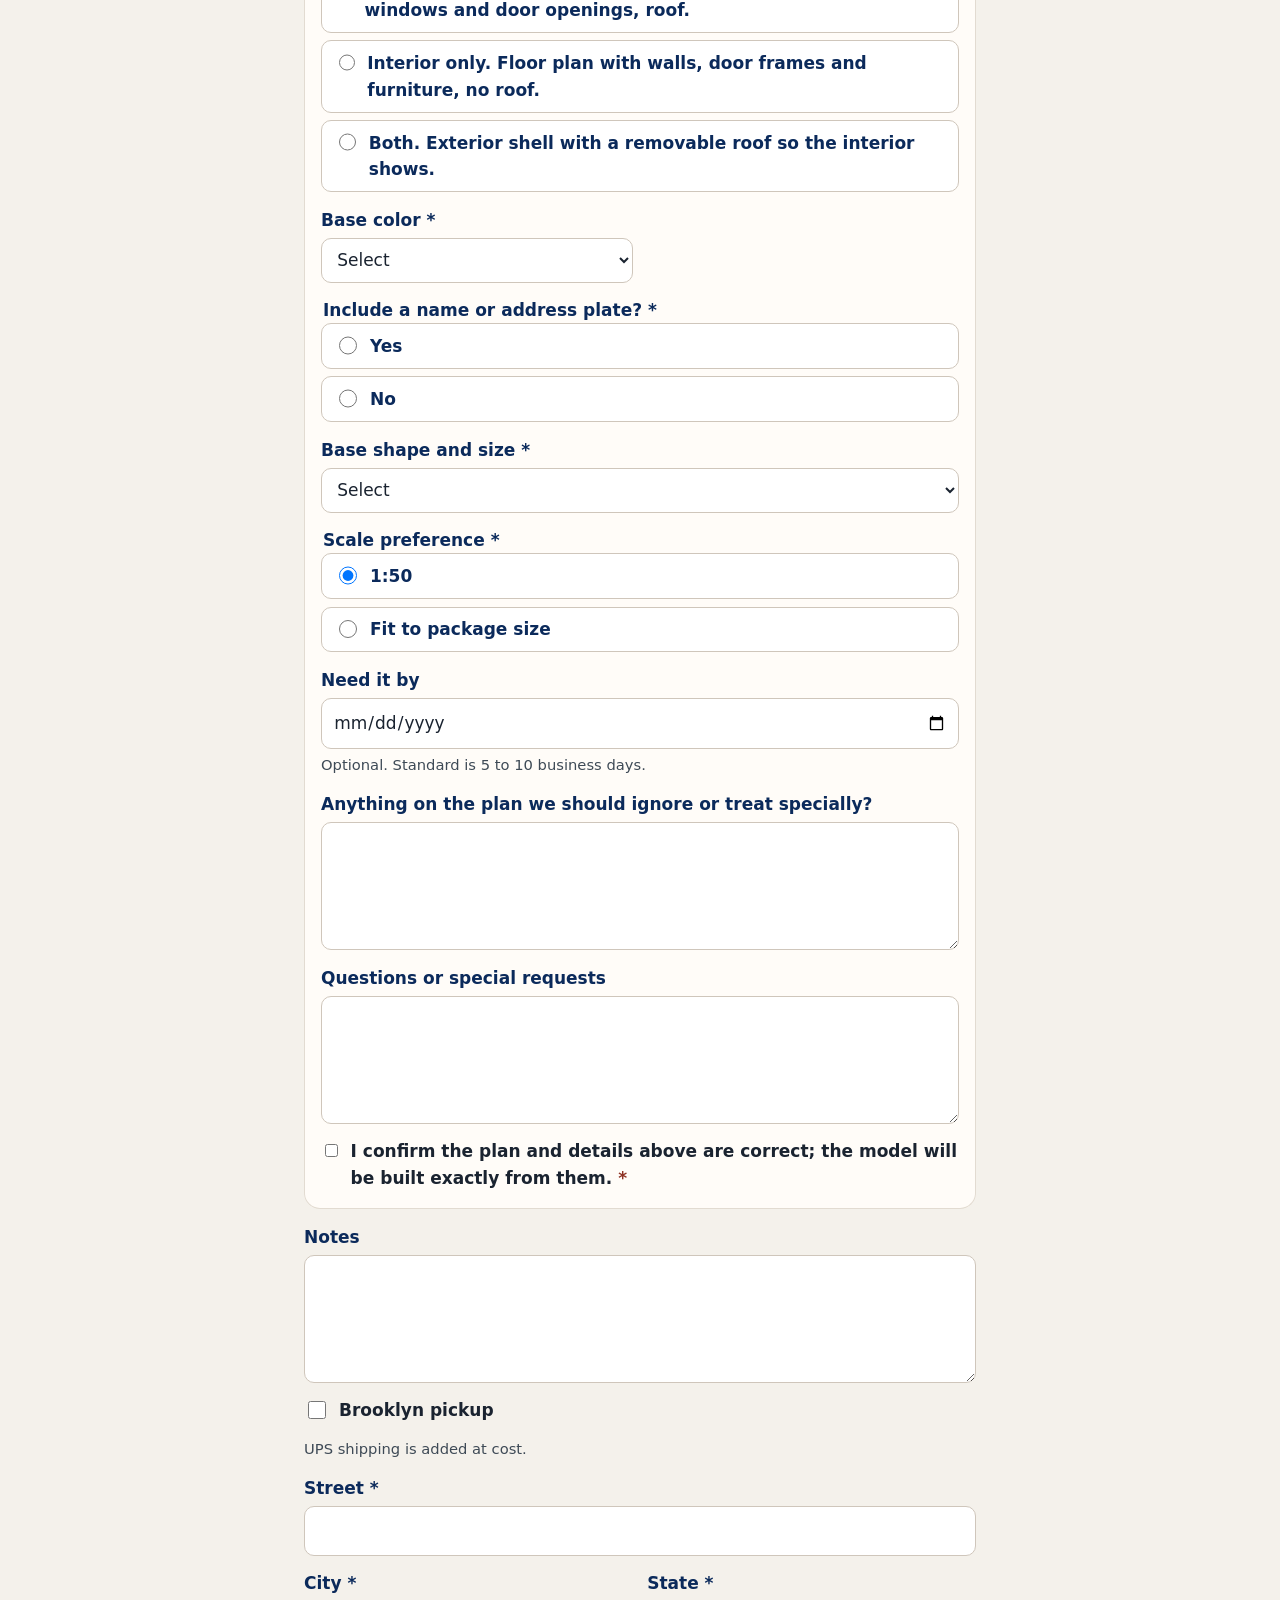
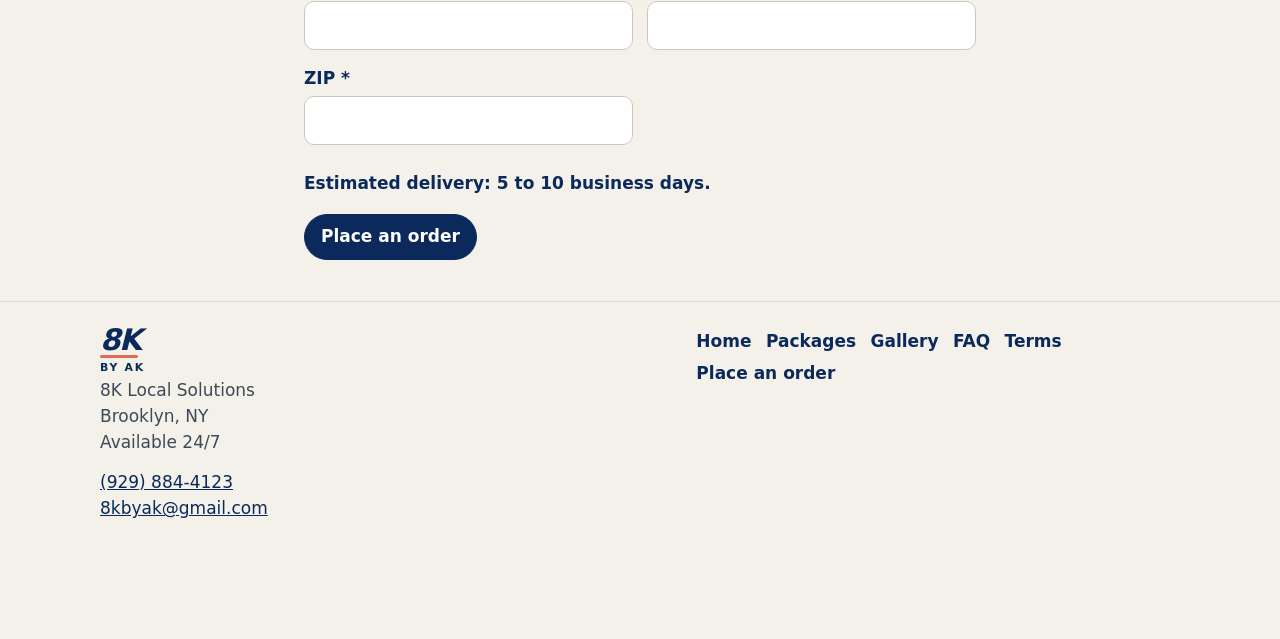
<file: site/order.html>
<!DOCTYPE html>
<html lang="en">
<head>
  <meta charset="utf-8">
  <meta name="viewport" content="width=device-width, initial-scale=1">
  <title>Place an order | 8K by AK</title>
  <meta name="description" content="No quote needed. Upload your plan, pick a size, and we print it. Estimated delivery: 5 to 10 business days.">
  <meta name="robots" content="index, follow">
  <meta name="theme-color" content="#0b2a5b">
  <link rel="canonical" href="https://8klocal.github.io/house-plans-to-3d-combo/order.html">
  <meta property="og:title" content="Place an order | 8K by AK">
  <meta property="og:description" content="No quote needed. Upload your plan, pick a size, and we print it. Estimated delivery: 5 to 10 business days.">
  <meta property="og:type" content="website">
  <meta property="og:url" content="https://8klocal.github.io/house-plans-to-3d-combo/order.html">
  <meta property="og:site_name" content="8K by AK">
  <meta property="og:image" content="https://8klocal.github.io/house-plans-to-3d-combo/og.png">
  <meta property="og:image:alt" content="8K by AK. Architectural 3D models of houses and buildings.">
  <meta property="og:image:width" content="1200">
  <meta property="og:image:height" content="630">
  <meta name="twitter:card" content="summary_large_image">
  <meta name="twitter:title" content="Place an order | 8K by AK">
  <meta name="twitter:description" content="No quote needed. Upload your plan, pick a size, and we print it. Estimated delivery: 5 to 10 business days.">
  <meta name="twitter:image" content="https://8klocal.github.io/house-plans-to-3d-combo/og.png">
  <link rel="icon" href="favicon.svg" type="image/svg+xml">
  <link rel="stylesheet" href="css/styles.css">
  
</head>
<body>
  <a class="skip" href="#content">Skip to content</a>
  <header class="site-header">
    <div class="wrap header-bar">
      <a class="brand" href="index.html">
        <span class="brand-mark">8K</span>
        <span class="brand-bar" aria-hidden="true"></span>
        <span class="brand-by">by AK</span>
      </a>
      <a class="header-phone" href="tel:+19298844123" aria-label="Call (929) 884-4123">(929) 884-4123</a>
      <button class="nav-toggle" type="button" data-nav-toggle aria-expanded="false" aria-controls="site-nav">Menu</button>
      <nav id="site-nav" class="site-nav" aria-label="Primary">
        <a href="index.html">Home</a>
        <a href="pricing.html">Packages</a>
        <a href="gallery.html">Gallery</a>
        <a href="faq.html">FAQ</a>
        <a href="terms.html">Terms</a>
        <a class="button nav-quote" href="order.html" aria-current="page">Place an order</a>
      </nav>
      <a class="button button-small header-quote" href="order.html" aria-current="page">Place an order</a>
    </div>
  </header>
  <main id="content">
    <section class="section">
      <div class="wrap prose">
        <p class="eyebrow">Order</p>
        <h1>Place an order</h1>
        <p class="lede">No quote needed. Upload your plan, pick a size, and we print it.</p>
        <p>Answer everything here, and we'll build it exactly as you describe. No back-and-forth needed.</p>
        <p>Order and upload your plan. We build the 3D model, it goes straight to the printer, and we ship by UPS with a tracking number. UPS shipping is added at cost. Brooklyn pickup is free.</p>
        <p>Prefer to talk? Call <a href="tel:+19298844123" aria-label="Call (929) 884-4123">(929) 884-4123</a> or email <a href="mailto:8kbyak@gmail.com">8kbyak@gmail.com</a>. Available 24/7.</p>
        <form class="form" data-order-form action="https://formsubmit.co/8kbyak@gmail.com" method="post" enctype="multipart/form-data" accept-charset="UTF-8">
          <input type="hidden" name="_subject" value="New 8K by AK order">
          <input type="hidden" name="_template" value="table">
          <input type="hidden" name="_captcha" value="true">
          <input type="hidden" name="_next" value="https://8klocal.github.io/house-plans-to-3d-combo/thanks.html">
          <p class="hint span-2">Fields marked <span class="req">*</span> are required.</p>
          <label class="field" for="customer-name">
            <span>Name <span class="req">*</span></span>
            <input id="customer-name" name="name" autocomplete="name" required>
          </label>
          <label class="field" for="customer-email">
            <span>Email <span class="req">*</span></span>
            <input id="customer-email" name="email" type="email" autocomplete="email" required>
          </label>
          <label class="field" for="customer-phone">
            <span>Phone</span>
            <input id="customer-phone" name="phone" type="tel" autocomplete="tel" inputmode="tel">
          </label>
          <fieldset class="field span-2">
            <legend>Size <span class="req">*</span></legend>
            <div class="choices">
              <label><input type="radio" name="Package" value="Small $99" required> Small $99</label>
              <label><input type="radio" name="Package" value="Medium $149"> Medium $149</label>
              <label><input type="radio" name="Package" value="Large $199"> Large $199</label>
            </div>
          </fieldset>
          <label class="field" for="quantity">
            <span>How many copies <span class="req">*</span></span>
            <input id="quantity" name="How many copies" type="number" min="1" step="1" value="1" required>
            <p class="hint">No minimum. Order as many as you need.</p>
          </label>
          <label class="field span-2" for="plan-file">
            <span>Plan file <span class="req">*</span></span>
            <input id="plan-file" name="Plan file" type="file" accept="image/*,.pdf,.stl,application/pdf,model/stl" required>
            <p class="hint">Image, PDF, or STL.</p>
          </label>
          <fieldset class="build-details span-2">
            <legend>Build details</legend>
            <p class="hint span-2">These answers are how we build the model. The order cannot be sent until the required ones are filled in.</p>
            <div class="field span-2">
              <span>Overall house size in feet (length x width) <span class="req">*</span></span>
              <div class="size-pair">
                <label>
                  Length (ft)
                  <input id="house-length" name="House length (ft)" type="number" min="1" step="0.1" inputmode="decimal" required>
                </label>
                <label>
                  Width (ft)
                  <input id="house-width" name="House width (ft)" type="number" min="1" step="0.1" inputmode="decimal" required>
                </label>
              </div>
              <p class="hint">As shown on your plan.</p>
            </div>
            <label class="field" for="floor-count">
              <span>Number of floors <span class="req">*</span></span>
              <input id="floor-count" name="Number of floors" type="number" min="1" step="1" inputmode="numeric" required>
            </label>
            <label class="field" for="floors-include">
              <span>Which floors should we include? <span class="req">*</span></span>
              <select id="floors-include" name="Floors to include" required>
                <option value="">Select</option>
                <option>All</option>
                <option>Ground only</option>
                <option>Specify</option>
              </select>
            </label>
            <label class="field span-2" id="floors-specify-wrap" for="floors-specify" hidden>
              <span>Which floors? <span class="req">*</span></span>
              <input id="floors-specify" name="Floors to include (specify)" type="text" autocomplete="off">
            </label>
            <fieldset class="field span-2">
              <legend>Model type <span class="req">*</span></legend>
              <div class="choices">
                <label><input type="radio" name="Model type" value="Exterior only" required> Exterior only. Outside of the house: walls and facade, windows and door openings, roof.</label>
                <label><input type="radio" name="Model type" value="Interior only"> Interior only. Floor plan with walls, door frames and furniture, no roof.</label>
                <label><input type="radio" name="Model type" value="Both"> Both. Exterior shell with a removable roof so the interior shows.</label>
              </div>
            </fieldset>
            <div class="span-2 form" id="exterior-questions" hidden>
              <label class="field span-2" for="roof-style">
                <span>Roof style if not on the plan <span class="req">*</span></span>
                <select id="roof-style" name="Roof style" data-required>
                  <option value="">Select</option>
                  <option>Flat</option>
                  <option>Gable</option>
                  <option>Hip</option>
                  <option>As shown on plan</option>
                  <option>Other</option>
                </select>
              </label>
              <label class="field span-2" id="roof-other-wrap" for="roof-other" hidden>
                <span>Roof style <span class="req">*</span></span>
                <input id="roof-other" name="Roof style (other)" type="text" autocomplete="off">
              </label>
              <label class="field" for="wall-color">
                <span>Wall color <span class="req">*</span></span>
                <select id="wall-color" name="Wall color" data-required>
                  <option value="">Select</option>
                  <option>Our choice</option>
                  <option>White</option>
                  <option>Light gray</option>
                  <option>Beige</option>
                  <option>Tan</option>
                  <option>Brown</option>
                  <option>Black</option>
                  <option>Blue</option>
                  <option>Green</option>
                </select>
              </label>
              <label class="field" for="roof-color">
                <span>Roof color <span class="req">*</span></span>
                <select id="roof-color" name="Roof color" data-required>
                  <option value="">Select</option>
                  <option>Our choice</option>
                  <option>White</option>
                  <option>Light gray</option>
                  <option>Beige</option>
                  <option>Tan</option>
                  <option>Brown</option>
                  <option>Black</option>
                  <option>Blue</option>
                  <option>Green</option>
                </select>
              </label>
              <label class="field span-2" for="frame-color">
                <span>Window and door frame color <span class="req">*</span></span>
                <select id="frame-color" name="Window and door frame color" data-required>
                  <option value="">Select</option>
                  <option>Our choice</option>
                  <option>White</option>
                  <option>Light gray</option>
                  <option>Beige</option>
                  <option>Tan</option>
                  <option>Brown</option>
                  <option>Black</option>
                  <option>Blue</option>
                  <option>Green</option>
                </select>
              </label>
              <label class="field span-2" for="exterior-files">
                <span>Exterior photos or elevation drawings</span>
                <input id="exterior-files" name="Exterior photos or elevations" type="file" accept="image/*,.pdf,application/pdf" multiple>
                <p class="hint">Optional. Photos of the outside, or elevation drawings.</p>
              </label>
            </div>
            <div class="span-2 form" id="interior-questions" hidden>
              <fieldset class="field span-2">
                <legend>Include furniture and fixtures shown on the plan? <span class="req">*</span></legend>
                <div class="choices">
                  <label><input type="radio" name="Furniture and fixtures" value="Yes" data-required> Yes</label>
                  <label><input type="radio" name="Furniture and fixtures" value="No"> No</label>
                </div>
              </fieldset>
              <label class="field" for="floor-color">
                <span>Floor color <span class="req">*</span></span>
                <select id="floor-color" name="Floor color" data-required>
                  <option value="">Select</option>
                  <option>Our choice</option>
                  <option>White</option>
                  <option>Light gray</option>
                  <option>Beige</option>
                  <option>Tan</option>
                  <option>Brown</option>
                  <option>Black</option>
                  <option>Blue</option>
                  <option>Green</option>
                </select>
              </label>
              <label class="field" for="furniture-color">
                <span>Furniture color <span class="req">*</span></span>
                <select id="furniture-color" name="Furniture color" data-required>
                  <option value="">Select</option>
                  <option>Our choice</option>
                  <option>Not included</option>
                  <option>White</option>
                  <option>Light gray</option>
                  <option>Beige</option>
                  <option>Tan</option>
                  <option>Brown</option>
                  <option>Black</option>
                  <option>Blue</option>
                  <option>Green</option>
                </select>
              </label>
            </div>
            <label class="field" for="base-color">
              <span>Base color <span class="req">*</span></span>
              <select id="base-color" name="Base color" required>
                <option value="">Select</option>
                <option>Our choice</option>
                <option>White</option>
                <option>Light gray</option>
                <option>Beige</option>
                <option>Tan</option>
                <option>Brown</option>
                <option>Black</option>
                <option>Blue</option>
                <option>Green</option>
              </select>
            </label>
            <fieldset class="field span-2">
              <legend>Include a name or address plate? <span class="req">*</span></legend>
              <div class="choices">
                <label><input type="radio" name="Name or address plate" value="Yes" required> Yes</label>
                <label><input type="radio" name="Name or address plate" value="No"> No</label>
              </div>
            </fieldset>
            <label class="field span-2" id="plate-text-wrap" for="plate-text" hidden>
              <span>Exact plate text <span class="req">*</span></span>
              <input id="plate-text" name="Name or address plate text" type="text" maxlength="80" autocomplete="off">
            </label>
            <label class="field span-2" for="base-shape">
              <span>Base shape and size <span class="req">*</span></span>
              <select id="base-shape" name="Base shape and size" required>
                <option value="">Select</option>
                <option>Our choice</option>
                <option>Rectangular</option>
                <option>Square</option>
                <option>Match the building outline</option>
                <option>Other</option>
              </select>
            </label>
            <label class="field span-2" id="base-other-wrap" for="base-other" hidden>
              <span>Base shape and size <span class="req">*</span></span>
              <input id="base-other" name="Base shape and size (other)" type="text" autocomplete="off">
            </label>
            <fieldset class="field span-2">
              <legend>Scale preference <span class="req">*</span></legend>
              <div class="choices">
                <label><input type="radio" name="Scale preference" value="1:50" checked required> 1:50</label>
                <label><input type="radio" name="Scale preference" value="Fit to package size"> Fit to package size</label>
              </div>
            </fieldset>
            <label class="field span-2" for="need-by">
              <span>Need it by</span>
              <input id="need-by" name="Need it by" type="date">
              <p class="hint">Optional. Standard is 5 to 10 business days.</p>
            </label>
            <label class="field span-2" for="special">
              <span>Anything on the plan we should ignore or treat specially?</span>
              <textarea id="special" name="Ignore or treat specially" maxlength="4000"></textarea>
            </label>
            <label class="field span-2" for="questions">
              <span>Questions or special requests</span>
              <textarea id="questions" name="Questions or special requests" maxlength="4000"></textarea>
            </label>
            <label class="check span-2">
              <input id="build-confirm" type="checkbox" name="Build confirmation" value="I confirm the plan and details above are correct; the model will be built exactly from them." required>
              <span>I confirm the plan and details above are correct; the model will be built exactly from them. <span class="req">*</span></span>
            </label>
          </fieldset>
          <label class="field span-2" for="notes">
            <span>Notes</span>
            <textarea id="notes" name="Notes" maxlength="4000"></textarea>
          </label>
          <label class="check span-2">
            <input id="pickup" type="checkbox" name="Brooklyn pickup" value="Yes">
            <span>Brooklyn pickup</span>
          </label>
          <div class="span-2 form" id="ship-address">
            <p class="hint span-2">UPS shipping is added at cost.</p>
            <label class="field span-2" for="street">
              <span>Street <span class="req">*</span></span>
              <input id="street" name="Street" autocomplete="street-address" data-address required>
            </label>
            <label class="field" for="city">
              <span>City <span class="req">*</span></span>
              <input id="city" name="City" autocomplete="address-level2" data-address required>
            </label>
            <label class="field" for="state">
              <span>State <span class="req">*</span></span>
              <input id="state" name="State" autocomplete="address-level1" data-address required>
            </label>
            <label class="field" for="zip">
              <span>ZIP <span class="req">*</span></span>
              <input id="zip" name="ZIP" autocomplete="postal-code" inputmode="text" data-address required>
            </label>
          </div>
          <div class="form-submit span-2">
            <p id="delivery-estimate" class="delivery-note">Estimated delivery: 5 to 10 business days.</p>
            <button class="button" type="submit" aria-describedby="delivery-estimate">Place an order</button>
          </div>
        </form>
      </div>
    </section>
  </main>
  <footer class="site-footer">
    <div class="wrap footer-grid">
      <div>
        <a class="brand" href="index.html">
        <span class="brand-mark">8K</span>
        <span class="brand-bar" aria-hidden="true"></span>
        <span class="brand-by">by AK</span>
      </a>
        <p>8K Local Solutions<br>Brooklyn, NY<br>Available 24/7</p>
        <address>
          <a href="tel:+19298844123" aria-label="Call (929) 884-4123">(929) 884-4123</a><br>
          <a href="mailto:8kbyak@gmail.com">8kbyak@gmail.com</a>
        </address>
      </div>
      <nav aria-label="Footer">
        <ul class="footer-links">
          <li><a href="index.html">Home</a></li>
          <li><a href="pricing.html">Packages</a></li>
          <li><a href="gallery.html">Gallery</a></li>
          <li><a href="faq.html">FAQ</a></li>
          <li><a href="terms.html">Terms</a></li>
          <li><a href="order.html" aria-current="page">Place an order</a></li>
        </ul>
      </nav>
    </div>
  </footer>
  <div class="chat" id="chat">
    <div class="chat-panel" id="chat-panel" role="dialog" aria-labelledby="chat-title" hidden>
      <div class="chat-head">
        <div>
          <h2 id="chat-title">Questions</h2>
          <p class="hint">Exterior and interior architectural models from 8K by AK.</p>
        </div>
        <button class="chat-close" type="button" data-chat-close aria-label="Close questions">&times;</button>
      </div>
      <div class="chat-qa">
        <div>
          <button type="button" data-qa aria-expanded="false" aria-controls="qa-price" id="qa-price-btn">Pricing</button>
          <div id="qa-price" role="region" aria-labelledby="qa-price-btn" hidden>
            <p>Small is $99, about 6 inches. Medium is $149, about 9 inches. Large is $199, about 12 inches, and can include an exterior, an interior, or more than one floor. Nothing is over $200. UPS shipping is added at cost.</p>
          </div>
        </div>
        <div>
          <button type="button" data-qa aria-expanded="false" aria-controls="qa-files" id="qa-files-btn">Files accepted</button>
          <div id="qa-files" role="region" aria-labelledby="qa-files-btn" hidden>
            <p>An image, a PDF, or an STL.</p>
          </div>
        </div>
        <div>
          <button type="button" data-qa aria-expanded="false" aria-controls="qa-ship" id="qa-ship-btn">Shipping</button>
          <div id="qa-ship" role="region" aria-labelledby="qa-ship-btn" hidden>
            <p>UPS anywhere in the US, with a tracking number. UPS shipping is added at cost. Pickup in Brooklyn is free.</p>
          </div>
        </div>
        <div>
          <button type="button" data-qa aria-expanded="false" aria-controls="qa-time" id="qa-time-btn">Turnaround</button>
          <div id="qa-time" role="region" aria-labelledby="qa-time-btn" hidden>
            <p>Estimated delivery is 5 to 10 business days.</p>
          </div>
        </div>
        <div>
          <button type="button" data-qa aria-expanded="false" aria-controls="qa-order" id="qa-order-btn">How to order</button>
          <div id="qa-order" role="region" aria-labelledby="qa-order-btn" hidden>
            <p>Order and upload your plan. We build the 3D model, it goes straight to the printer, and we ship by UPS with a tracking number.</p>
          </div>
        </div>
      </div>
      <div class="chat-actions">
        <a class="button button-ghost" href="mailto:8kbyak@gmail.com">Email us</a>
        <a class="button button-ghost" href="tel:+19298844123">(929) 884-4123</a>
        <a class="button" href="order.html" aria-current="page">Place an order</a>
      </div>
    </div>
    <button class="chat-toggle" type="button" data-chat-toggle aria-expanded="false" aria-controls="chat-panel" aria-label="Questions">
      <svg viewBox="0 0 24 24" aria-hidden="true" focusable="false">
        <path d="M5 6.5h14a1 1 0 0 1 1 1v8a1 1 0 0 1-1 1H8.2L5 20.2V6.5z" fill="none" stroke="currentColor" stroke-width="1.8" stroke-linejoin="round"/>
        <circle cx="9" cy="11.2" r="0.9" fill="#E36B54"/>
        <circle cx="12" cy="11.2" r="0.9" fill="currentColor"/>
        <circle cx="15" cy="11.2" r="0.9" fill="currentColor"/>
      </svg>
    </button>
  </div>
  <script src="js/site.js"></script>
</body>
</html>
</file>
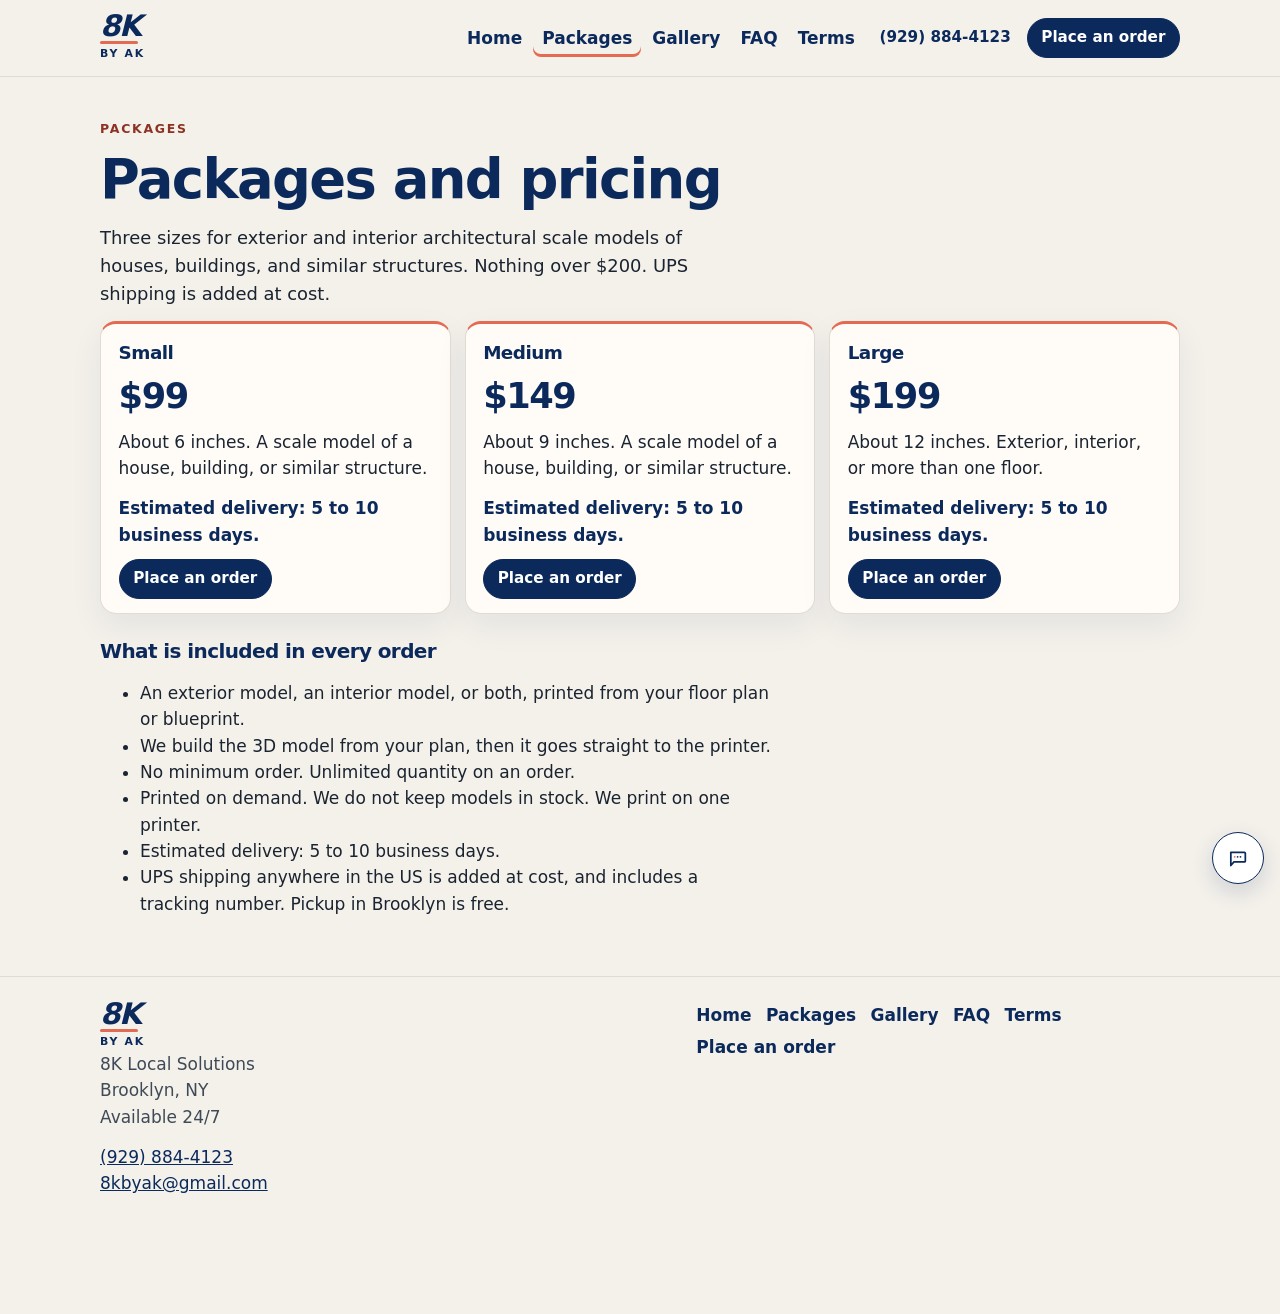
<file: site/pricing.html>
<!DOCTYPE html>
<html lang="en">
<head>
  <meta charset="utf-8">
  <meta name="viewport" content="width=device-width, initial-scale=1">
  <title>Packages and pricing | 8K by AK</title>
  <meta name="description" content="Small $99, medium $149, large $199. Architectural scale models of houses and buildings. Estimated delivery: 5 to 10 business days.">
  <meta name="robots" content="index, follow">
  <meta name="theme-color" content="#0b2a5b">
  <link rel="canonical" href="https://8klocal.github.io/house-plans-to-3d-combo/pricing.html">
  <meta property="og:title" content="Packages and pricing | 8K by AK">
  <meta property="og:description" content="Small $99, medium $149, large $199. Architectural scale models of houses and buildings. Estimated delivery: 5 to 10 business days.">
  <meta property="og:type" content="website">
  <meta property="og:url" content="https://8klocal.github.io/house-plans-to-3d-combo/pricing.html">
  <meta property="og:site_name" content="8K by AK">
  <meta property="og:image" content="https://8klocal.github.io/house-plans-to-3d-combo/og.png">
  <meta property="og:image:alt" content="8K by AK. Architectural 3D models of houses and buildings.">
  <meta property="og:image:width" content="1200">
  <meta property="og:image:height" content="630">
  <meta name="twitter:card" content="summary_large_image">
  <meta name="twitter:title" content="Packages and pricing | 8K by AK">
  <meta name="twitter:description" content="Small $99, medium $149, large $199. Architectural scale models of houses and buildings. Estimated delivery: 5 to 10 business days.">
  <meta name="twitter:image" content="https://8klocal.github.io/house-plans-to-3d-combo/og.png">
  <link rel="icon" href="favicon.svg" type="image/svg+xml">
  <link rel="stylesheet" href="css/styles.css">
  
</head>
<body>
  <a class="skip" href="#content">Skip to content</a>
  <header class="site-header">
    <div class="wrap header-bar">
      <a class="brand" href="index.html">
        <span class="brand-mark">8K</span>
        <span class="brand-bar" aria-hidden="true"></span>
        <span class="brand-by">by AK</span>
      </a>
      <a class="header-phone" href="tel:+19298844123" aria-label="Call (929) 884-4123">(929) 884-4123</a>
      <button class="nav-toggle" type="button" data-nav-toggle aria-expanded="false" aria-controls="site-nav">Menu</button>
      <nav id="site-nav" class="site-nav" aria-label="Primary">
        <a href="index.html">Home</a>
        <a href="pricing.html" aria-current="page">Packages</a>
        <a href="gallery.html">Gallery</a>
        <a href="faq.html">FAQ</a>
        <a href="terms.html">Terms</a>
        <a class="button nav-quote" href="order.html">Place an order</a>
      </nav>
      <a class="button button-small header-quote" href="order.html">Place an order</a>
    </div>
  </header>
  <main id="content">
    <section class="section">
      <div class="wrap">
        <p class="eyebrow">Packages</p>
        <h1>Packages and pricing</h1>
        <p class="lede">Three sizes for exterior and interior architectural scale models of houses, buildings, and similar structures. Nothing over $200. UPS shipping is added at cost.</p>
        <div class="cards cards-3">
          <article class="card">
        <h3>Small</h3>
        <p class="price">$99</p>
        <p>About 6 inches. A scale model of a house, building, or similar structure.</p>
        <p class="delivery-note">Estimated delivery: 5 to 10 business days.</p>
        <a class="button button-small" href="order.html?package=small">Place an order</a>
      </article>
          <article class="card">
        <h3>Medium</h3>
        <p class="price">$149</p>
        <p>About 9 inches. A scale model of a house, building, or similar structure.</p>
        <p class="delivery-note">Estimated delivery: 5 to 10 business days.</p>
        <a class="button button-small" href="order.html?package=medium">Place an order</a>
      </article>
          <article class="card">
        <h3>Large</h3>
        <p class="price">$199</p>
        <p>About 12 inches. Exterior, interior, or more than one floor.</p>
        <p class="delivery-note">Estimated delivery: 5 to 10 business days.</p>
        <a class="button button-small" href="order.html?package=large">Place an order</a>
      </article>
        </div>
        <div class="prose">
          <h2>What is included in every order</h2>
          <ul>
            <li>An exterior model, an interior model, or both, printed from your floor plan or blueprint.</li>
            <li>We build the 3D model from your plan, then it goes straight to the printer.</li>
            <li>No minimum order. Unlimited quantity on an order.</li>
            <li>Printed on demand. We do not keep models in stock. We print on one printer.</li>
            <li>Estimated delivery: 5 to 10 business days.</li>
            <li>UPS shipping anywhere in the US is added at cost, and includes a tracking number. Pickup in Brooklyn is free.</li>
          </ul>
        </div>
      </div>
    </section>
  </main>
  <footer class="site-footer">
    <div class="wrap footer-grid">
      <div>
        <a class="brand" href="index.html">
        <span class="brand-mark">8K</span>
        <span class="brand-bar" aria-hidden="true"></span>
        <span class="brand-by">by AK</span>
      </a>
        <p>8K Local Solutions<br>Brooklyn, NY<br>Available 24/7</p>
        <address>
          <a href="tel:+19298844123" aria-label="Call (929) 884-4123">(929) 884-4123</a><br>
          <a href="mailto:8kbyak@gmail.com">8kbyak@gmail.com</a>
        </address>
      </div>
      <nav aria-label="Footer">
        <ul class="footer-links">
          <li><a href="index.html">Home</a></li>
          <li><a href="pricing.html">Packages</a></li>
          <li><a href="gallery.html">Gallery</a></li>
          <li><a href="faq.html">FAQ</a></li>
          <li><a href="terms.html">Terms</a></li>
          <li><a href="order.html">Place an order</a></li>
        </ul>
      </nav>
    </div>
  </footer>
  <div class="chat" id="chat">
    <div class="chat-panel" id="chat-panel" role="dialog" aria-labelledby="chat-title" hidden>
      <div class="chat-head">
        <div>
          <h2 id="chat-title">Questions</h2>
          <p class="hint">Exterior and interior architectural models from 8K by AK.</p>
        </div>
        <button class="chat-close" type="button" data-chat-close aria-label="Close questions">&times;</button>
      </div>
      <div class="chat-qa">
        <div>
          <button type="button" data-qa aria-expanded="false" aria-controls="qa-price" id="qa-price-btn">Pricing</button>
          <div id="qa-price" role="region" aria-labelledby="qa-price-btn" hidden>
            <p>Small is $99, about 6 inches. Medium is $149, about 9 inches. Large is $199, about 12 inches, and can include an exterior, an interior, or more than one floor. Nothing is over $200. UPS shipping is added at cost.</p>
          </div>
        </div>
        <div>
          <button type="button" data-qa aria-expanded="false" aria-controls="qa-files" id="qa-files-btn">Files accepted</button>
          <div id="qa-files" role="region" aria-labelledby="qa-files-btn" hidden>
            <p>An image, a PDF, or an STL.</p>
          </div>
        </div>
        <div>
          <button type="button" data-qa aria-expanded="false" aria-controls="qa-ship" id="qa-ship-btn">Shipping</button>
          <div id="qa-ship" role="region" aria-labelledby="qa-ship-btn" hidden>
            <p>UPS anywhere in the US, with a tracking number. UPS shipping is added at cost. Pickup in Brooklyn is free.</p>
          </div>
        </div>
        <div>
          <button type="button" data-qa aria-expanded="false" aria-controls="qa-time" id="qa-time-btn">Turnaround</button>
          <div id="qa-time" role="region" aria-labelledby="qa-time-btn" hidden>
            <p>Estimated delivery is 5 to 10 business days.</p>
          </div>
        </div>
        <div>
          <button type="button" data-qa aria-expanded="false" aria-controls="qa-order" id="qa-order-btn">How to order</button>
          <div id="qa-order" role="region" aria-labelledby="qa-order-btn" hidden>
            <p>Order and upload your plan. We build the 3D model, it goes straight to the printer, and we ship by UPS with a tracking number.</p>
          </div>
        </div>
      </div>
      <div class="chat-actions">
        <a class="button button-ghost" href="mailto:8kbyak@gmail.com">Email us</a>
        <a class="button button-ghost" href="tel:+19298844123">(929) 884-4123</a>
        <a class="button" href="order.html">Place an order</a>
      </div>
    </div>
    <button class="chat-toggle" type="button" data-chat-toggle aria-expanded="false" aria-controls="chat-panel" aria-label="Questions">
      <svg viewBox="0 0 24 24" aria-hidden="true" focusable="false">
        <path d="M5 6.5h14a1 1 0 0 1 1 1v8a1 1 0 0 1-1 1H8.2L5 20.2V6.5z" fill="none" stroke="currentColor" stroke-width="1.8" stroke-linejoin="round"/>
        <circle cx="9" cy="11.2" r="0.9" fill="#E36B54"/>
        <circle cx="12" cy="11.2" r="0.9" fill="currentColor"/>
        <circle cx="15" cy="11.2" r="0.9" fill="currentColor"/>
      </svg>
    </button>
  </div>
  <script src="js/site.js"></script>
</body>
</html>
</file>
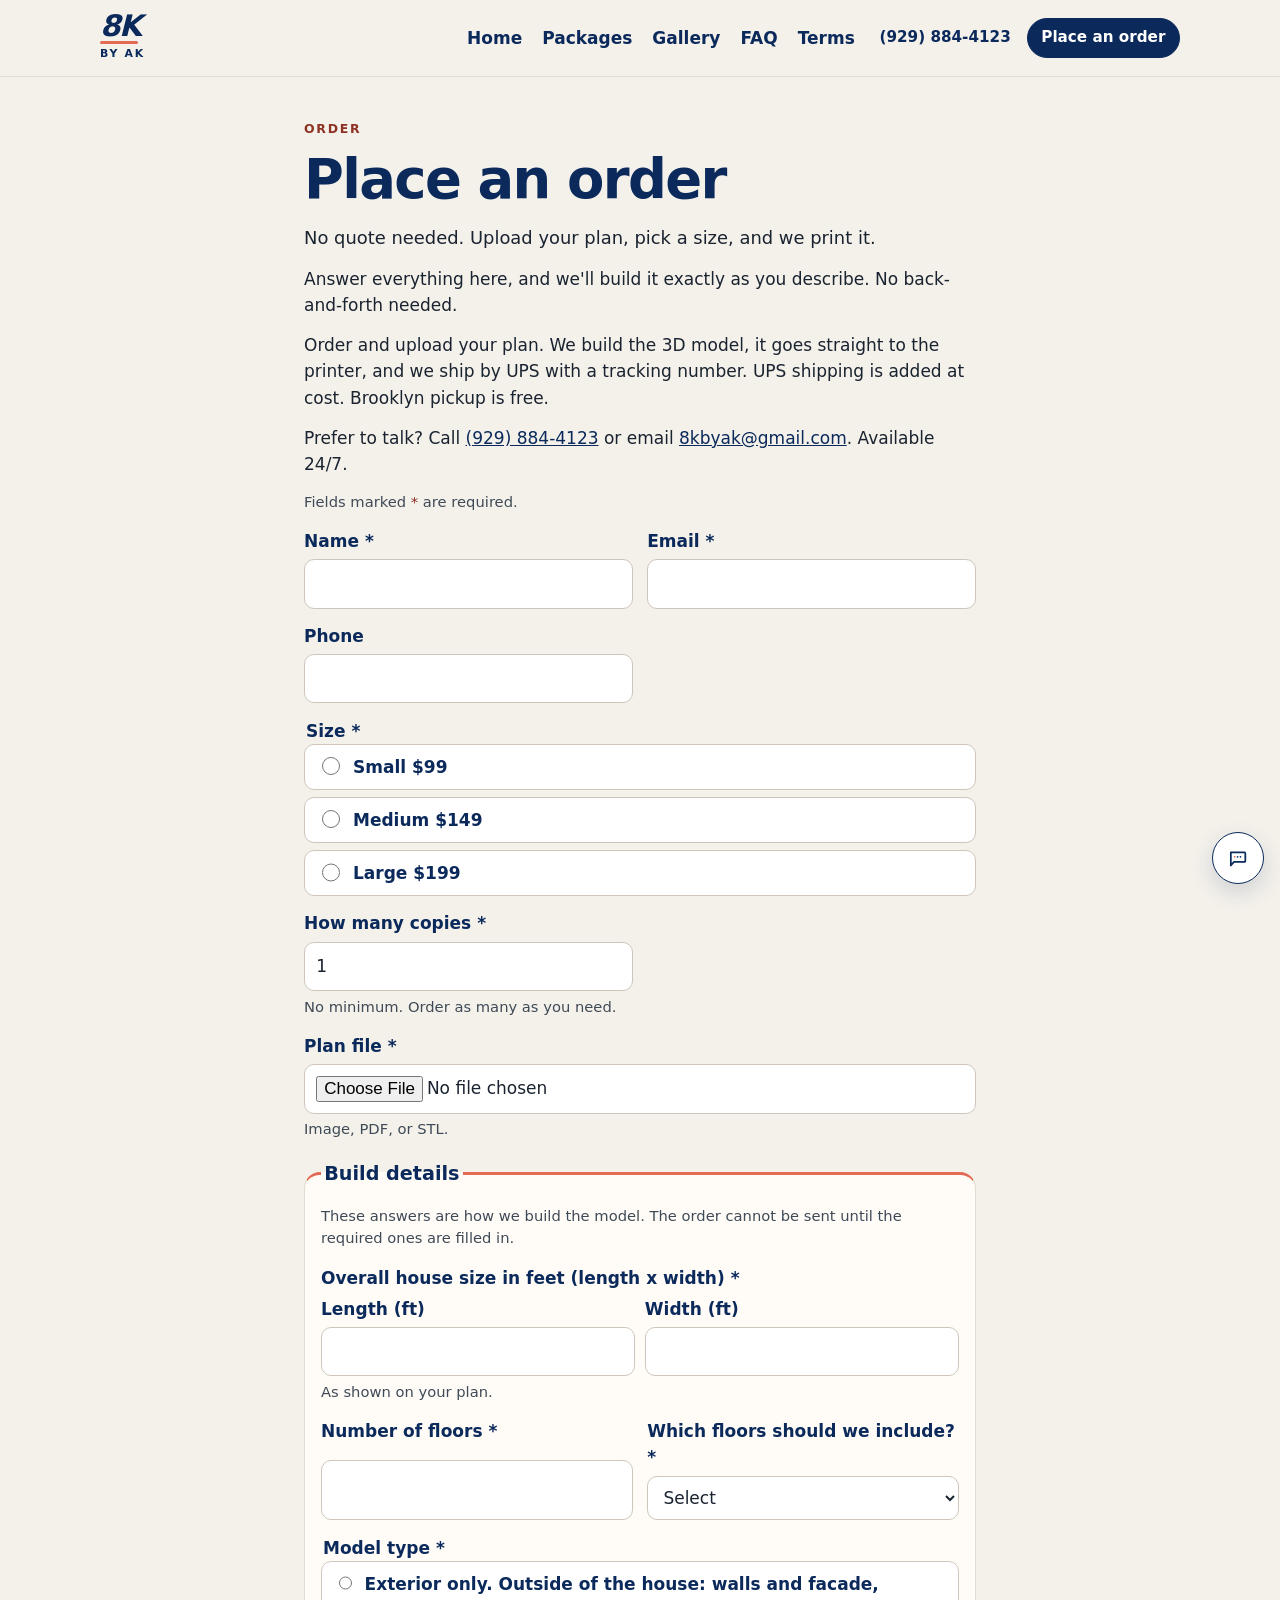
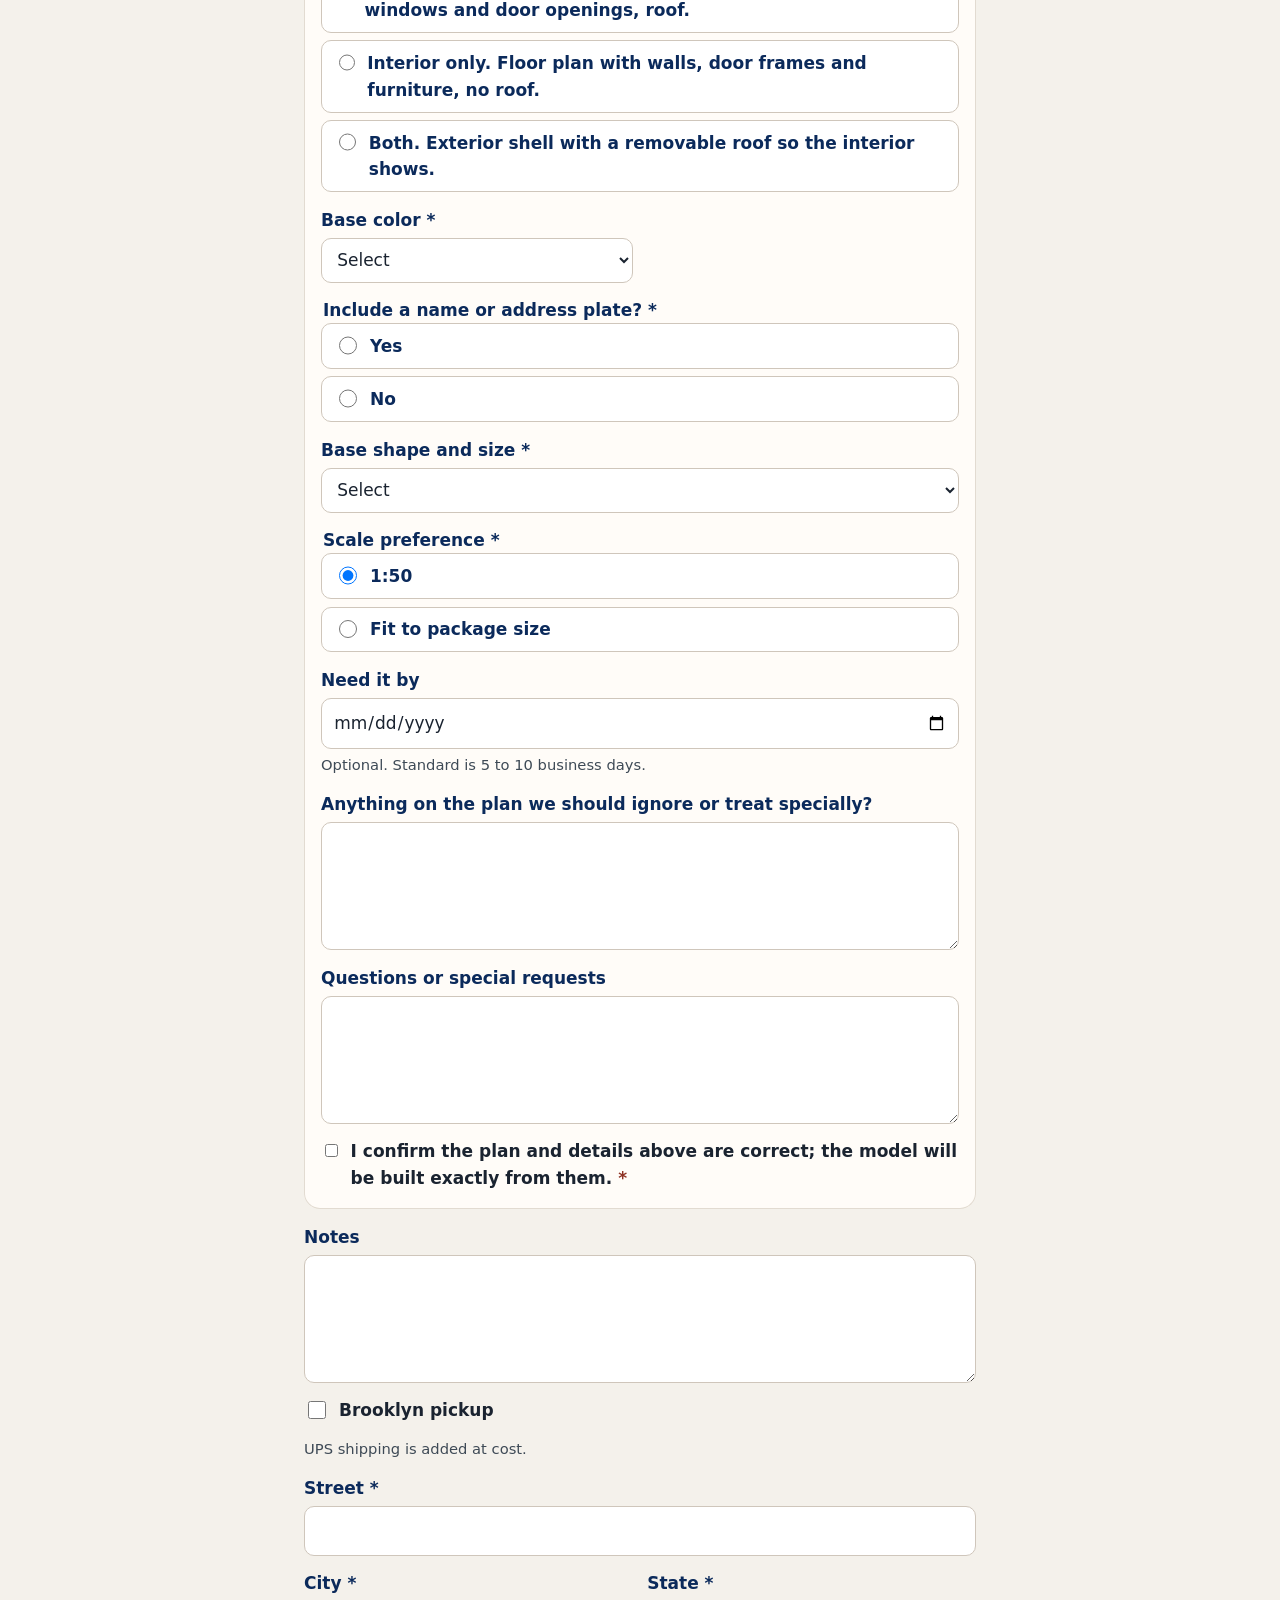
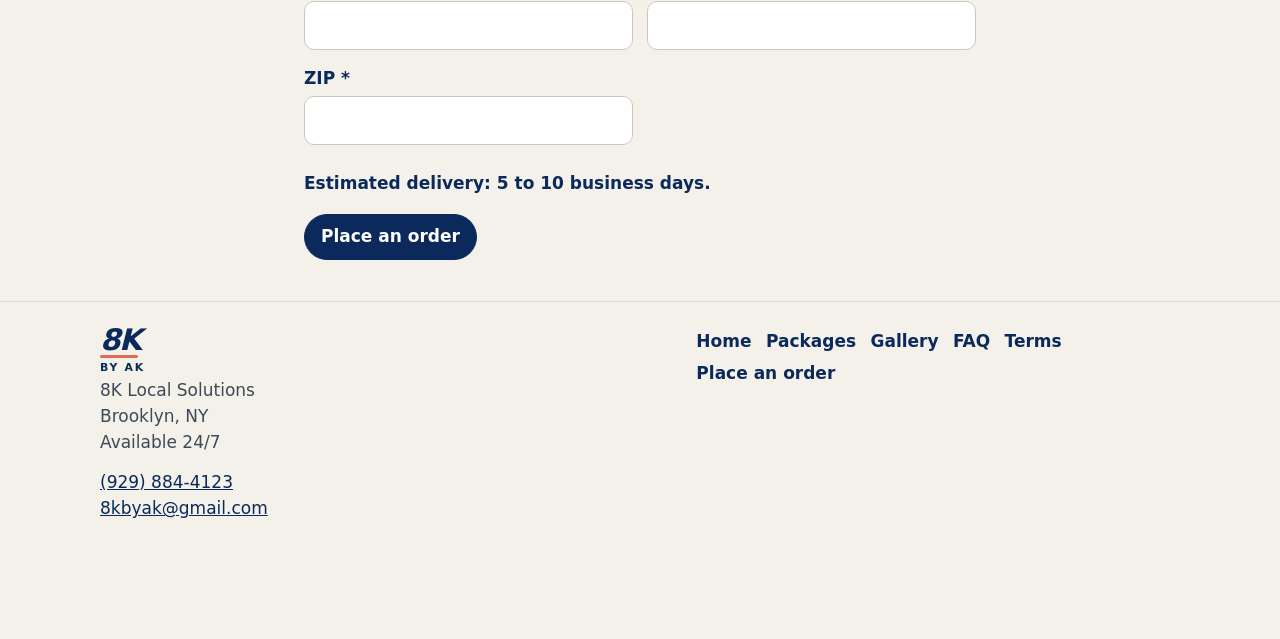
<file: site/quote.html>
<!DOCTYPE html>
<html lang="en">
<head>
  <meta charset="utf-8">
  <meta name="viewport" content="width=device-width, initial-scale=1">
  <title>Place an order | 8K by AK</title>
  <meta name="robots" content="noindex, follow">
  <link rel="canonical" href="https://8klocal.github.io/house-plans-to-3d-combo/order.html">
  <meta http-equiv="refresh" content="0; url=order.html">
  <script>location.replace("order.html");</script>
</head>
<body>
  <p><a href="order.html">Place an order</a></p>
</body>
</html>
</file>
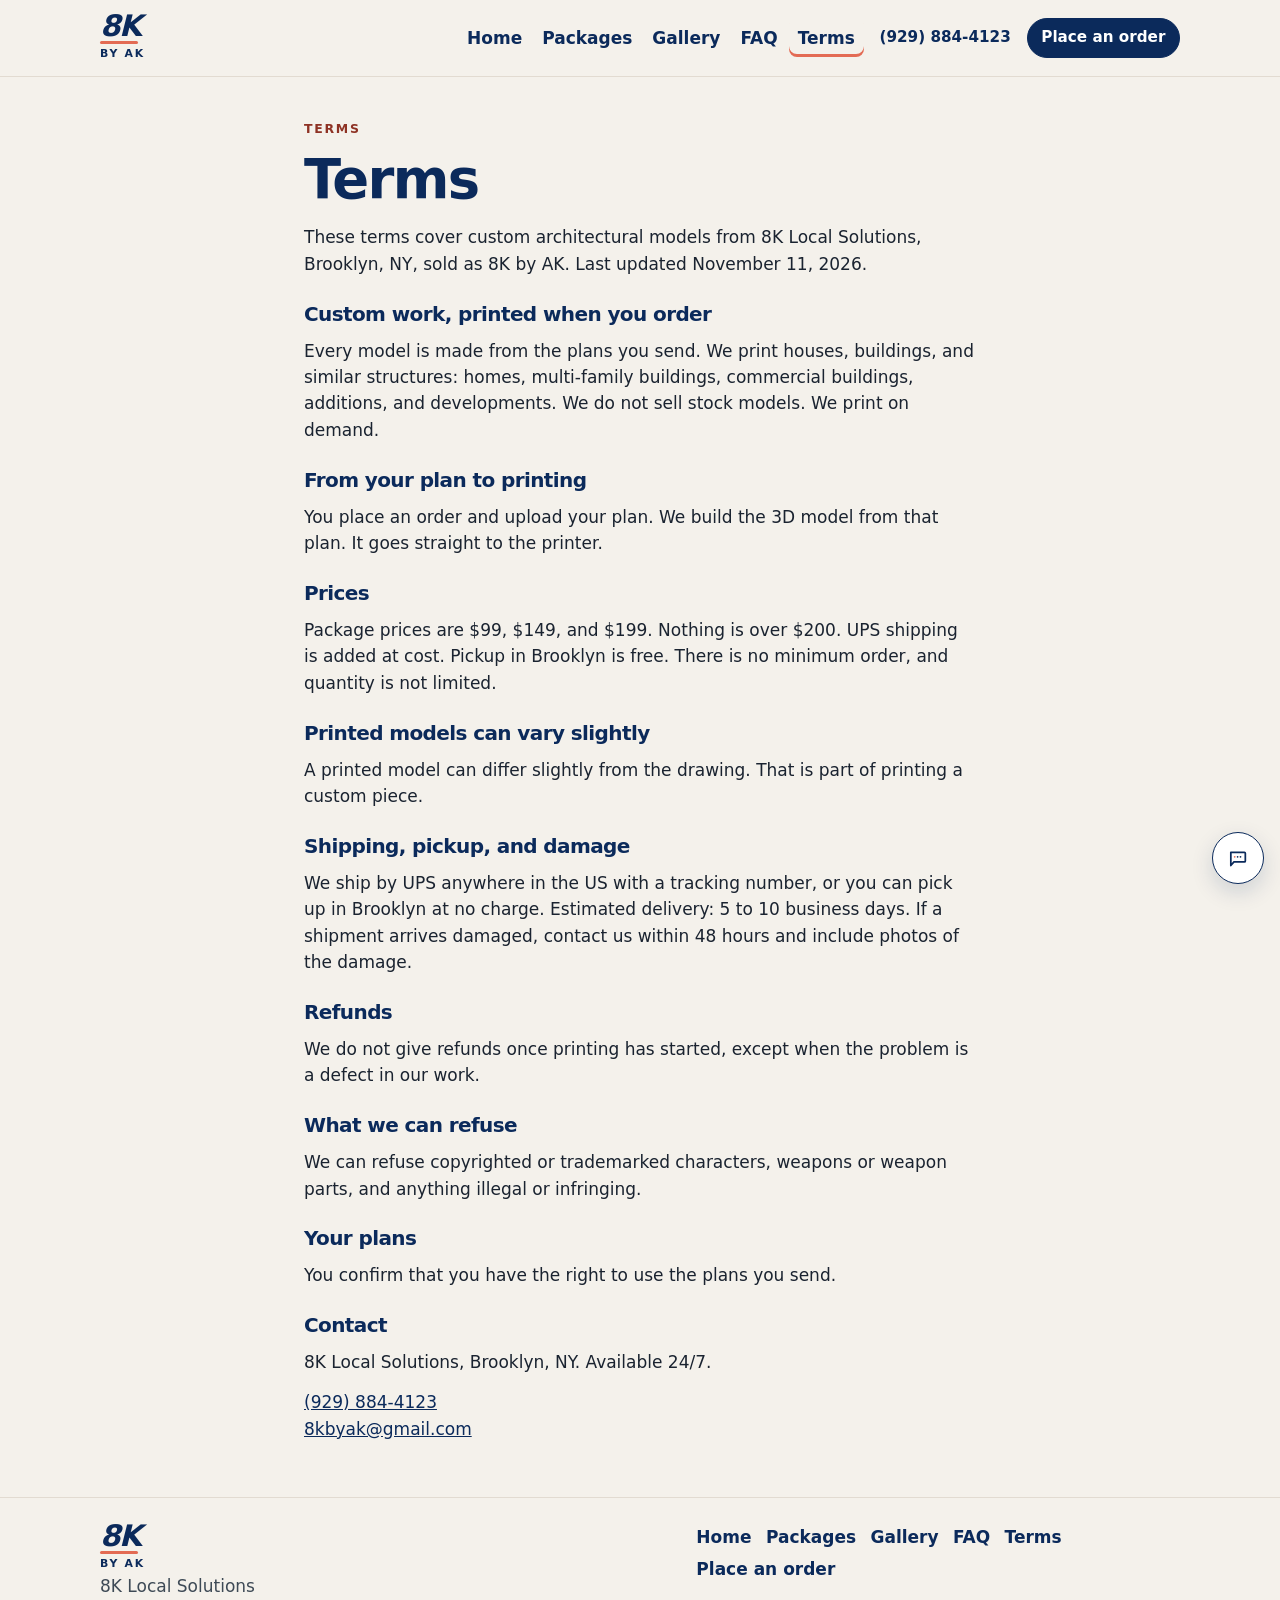
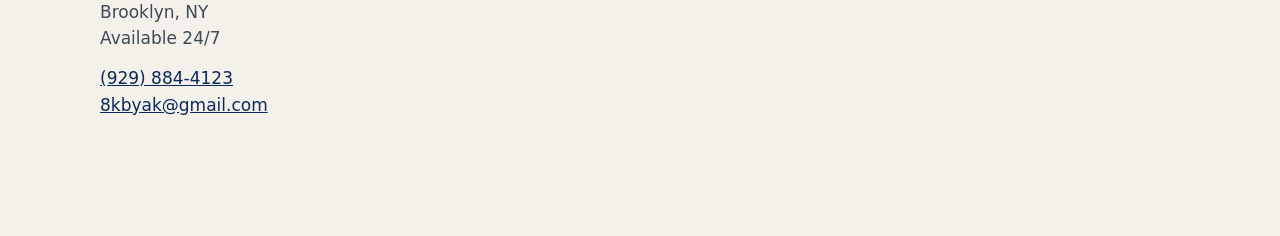
<file: site/terms.html>
<!DOCTYPE html>
<html lang="en">
<head>
  <meta charset="utf-8">
  <meta name="viewport" content="width=device-width, initial-scale=1">
  <title>Terms | 8K by AK</title>
  <meta name="description" content="Terms for custom architectural models from 8K by AK, 8K Local Solutions in Brooklyn, NY.">
  <meta name="robots" content="index, follow">
  <meta name="theme-color" content="#0b2a5b">
  <link rel="canonical" href="https://8klocal.github.io/house-plans-to-3d-combo/terms.html">
  <meta property="og:title" content="Terms | 8K by AK">
  <meta property="og:description" content="Terms for custom architectural models from 8K by AK, 8K Local Solutions in Brooklyn, NY.">
  <meta property="og:type" content="website">
  <meta property="og:url" content="https://8klocal.github.io/house-plans-to-3d-combo/terms.html">
  <meta property="og:site_name" content="8K by AK">
  <meta property="og:image" content="https://8klocal.github.io/house-plans-to-3d-combo/og.png">
  <meta property="og:image:alt" content="8K by AK. Architectural 3D models of houses and buildings.">
  <meta property="og:image:width" content="1200">
  <meta property="og:image:height" content="630">
  <meta name="twitter:card" content="summary_large_image">
  <meta name="twitter:title" content="Terms | 8K by AK">
  <meta name="twitter:description" content="Terms for custom architectural models from 8K by AK, 8K Local Solutions in Brooklyn, NY.">
  <meta name="twitter:image" content="https://8klocal.github.io/house-plans-to-3d-combo/og.png">
  <link rel="icon" href="favicon.svg" type="image/svg+xml">
  <link rel="stylesheet" href="css/styles.css">
  
</head>
<body>
  <a class="skip" href="#content">Skip to content</a>
  <header class="site-header">
    <div class="wrap header-bar">
      <a class="brand" href="index.html">
        <span class="brand-mark">8K</span>
        <span class="brand-bar" aria-hidden="true"></span>
        <span class="brand-by">by AK</span>
      </a>
      <a class="header-phone" href="tel:+19298844123" aria-label="Call (929) 884-4123">(929) 884-4123</a>
      <button class="nav-toggle" type="button" data-nav-toggle aria-expanded="false" aria-controls="site-nav">Menu</button>
      <nav id="site-nav" class="site-nav" aria-label="Primary">
        <a href="index.html">Home</a>
        <a href="pricing.html">Packages</a>
        <a href="gallery.html">Gallery</a>
        <a href="faq.html">FAQ</a>
        <a href="terms.html" aria-current="page">Terms</a>
        <a class="button nav-quote" href="order.html">Place an order</a>
      </nav>
      <a class="button button-small header-quote" href="order.html">Place an order</a>
    </div>
  </header>
  <main id="content">
    <section class="section">
      <div class="wrap prose">
        <p class="eyebrow">Terms</p>
        <h1>Terms</h1>
        <p>These terms cover custom architectural models from 8K Local Solutions, Brooklyn, NY, sold as 8K by AK. Last updated November 11, 2026.</p>
        <h2>Custom work, printed when you order</h2>
        <p>Every model is made from the plans you send. We print houses, buildings, and similar structures: homes, multi-family buildings, commercial buildings, additions, and developments. We do not sell stock models. We print on demand.</p>
        <h2>From your plan to printing</h2>
        <p>You place an order and upload your plan. We build the 3D model from that plan. It goes straight to the printer.</p>
        <h2>Prices</h2>
        <p>Package prices are $99, $149, and $199. Nothing is over $200. UPS shipping is added at cost. Pickup in Brooklyn is free. There is no minimum order, and quantity is not limited.</p>
        <h2>Printed models can vary slightly</h2>
        <p>A printed model can differ slightly from the drawing. That is part of printing a custom piece.</p>
        <h2>Shipping, pickup, and damage</h2>
        <p>We ship by UPS anywhere in the US with a tracking number, or you can pick up in Brooklyn at no charge. Estimated delivery: 5 to 10 business days. If a shipment arrives damaged, contact us within 48 hours and include photos of the damage.</p>
        <h2>Refunds</h2>
        <p>We do not give refunds once printing has started, except when the problem is a defect in our work.</p>
        <h2>What we can refuse</h2>
        <p>We can refuse copyrighted or trademarked characters, weapons or weapon parts, and anything illegal or infringing.</p>
        <h2>Your plans</h2>
        <p>You confirm that you have the right to use the plans you send.</p>
        <h2>Contact</h2>
        <p>8K Local Solutions, Brooklyn, NY. Available 24/7.</p>
        <address>
          <a href="tel:+19298844123" aria-label="Call (929) 884-4123">(929) 884-4123</a><br>
          <a href="mailto:8kbyak@gmail.com">8kbyak@gmail.com</a>
        </address>
      </div>
    </section>
  </main>
  <footer class="site-footer">
    <div class="wrap footer-grid">
      <div>
        <a class="brand" href="index.html">
        <span class="brand-mark">8K</span>
        <span class="brand-bar" aria-hidden="true"></span>
        <span class="brand-by">by AK</span>
      </a>
        <p>8K Local Solutions<br>Brooklyn, NY<br>Available 24/7</p>
        <address>
          <a href="tel:+19298844123" aria-label="Call (929) 884-4123">(929) 884-4123</a><br>
          <a href="mailto:8kbyak@gmail.com">8kbyak@gmail.com</a>
        </address>
      </div>
      <nav aria-label="Footer">
        <ul class="footer-links">
          <li><a href="index.html">Home</a></li>
          <li><a href="pricing.html">Packages</a></li>
          <li><a href="gallery.html">Gallery</a></li>
          <li><a href="faq.html">FAQ</a></li>
          <li><a href="terms.html">Terms</a></li>
          <li><a href="order.html">Place an order</a></li>
        </ul>
      </nav>
    </div>
  </footer>
  <div class="chat" id="chat">
    <div class="chat-panel" id="chat-panel" role="dialog" aria-labelledby="chat-title" hidden>
      <div class="chat-head">
        <div>
          <h2 id="chat-title">Questions</h2>
          <p class="hint">Exterior and interior architectural models from 8K by AK.</p>
        </div>
        <button class="chat-close" type="button" data-chat-close aria-label="Close questions">&times;</button>
      </div>
      <div class="chat-qa">
        <div>
          <button type="button" data-qa aria-expanded="false" aria-controls="qa-price" id="qa-price-btn">Pricing</button>
          <div id="qa-price" role="region" aria-labelledby="qa-price-btn" hidden>
            <p>Small is $99, about 6 inches. Medium is $149, about 9 inches. Large is $199, about 12 inches, and can include an exterior, an interior, or more than one floor. Nothing is over $200. UPS shipping is added at cost.</p>
          </div>
        </div>
        <div>
          <button type="button" data-qa aria-expanded="false" aria-controls="qa-files" id="qa-files-btn">Files accepted</button>
          <div id="qa-files" role="region" aria-labelledby="qa-files-btn" hidden>
            <p>An image, a PDF, or an STL.</p>
          </div>
        </div>
        <div>
          <button type="button" data-qa aria-expanded="false" aria-controls="qa-ship" id="qa-ship-btn">Shipping</button>
          <div id="qa-ship" role="region" aria-labelledby="qa-ship-btn" hidden>
            <p>UPS anywhere in the US, with a tracking number. UPS shipping is added at cost. Pickup in Brooklyn is free.</p>
          </div>
        </div>
        <div>
          <button type="button" data-qa aria-expanded="false" aria-controls="qa-time" id="qa-time-btn">Turnaround</button>
          <div id="qa-time" role="region" aria-labelledby="qa-time-btn" hidden>
            <p>Estimated delivery is 5 to 10 business days.</p>
          </div>
        </div>
        <div>
          <button type="button" data-qa aria-expanded="false" aria-controls="qa-order" id="qa-order-btn">How to order</button>
          <div id="qa-order" role="region" aria-labelledby="qa-order-btn" hidden>
            <p>Order and upload your plan. We build the 3D model, it goes straight to the printer, and we ship by UPS with a tracking number.</p>
          </div>
        </div>
      </div>
      <div class="chat-actions">
        <a class="button button-ghost" href="mailto:8kbyak@gmail.com">Email us</a>
        <a class="button button-ghost" href="tel:+19298844123">(929) 884-4123</a>
        <a class="button" href="order.html">Place an order</a>
      </div>
    </div>
    <button class="chat-toggle" type="button" data-chat-toggle aria-expanded="false" aria-controls="chat-panel" aria-label="Questions">
      <svg viewBox="0 0 24 24" aria-hidden="true" focusable="false">
        <path d="M5 6.5h14a1 1 0 0 1 1 1v8a1 1 0 0 1-1 1H8.2L5 20.2V6.5z" fill="none" stroke="currentColor" stroke-width="1.8" stroke-linejoin="round"/>
        <circle cx="9" cy="11.2" r="0.9" fill="#E36B54"/>
        <circle cx="12" cy="11.2" r="0.9" fill="currentColor"/>
        <circle cx="15" cy="11.2" r="0.9" fill="currentColor"/>
      </svg>
    </button>
  </div>
  <script src="js/site.js"></script>
</body>
</html>
</file>
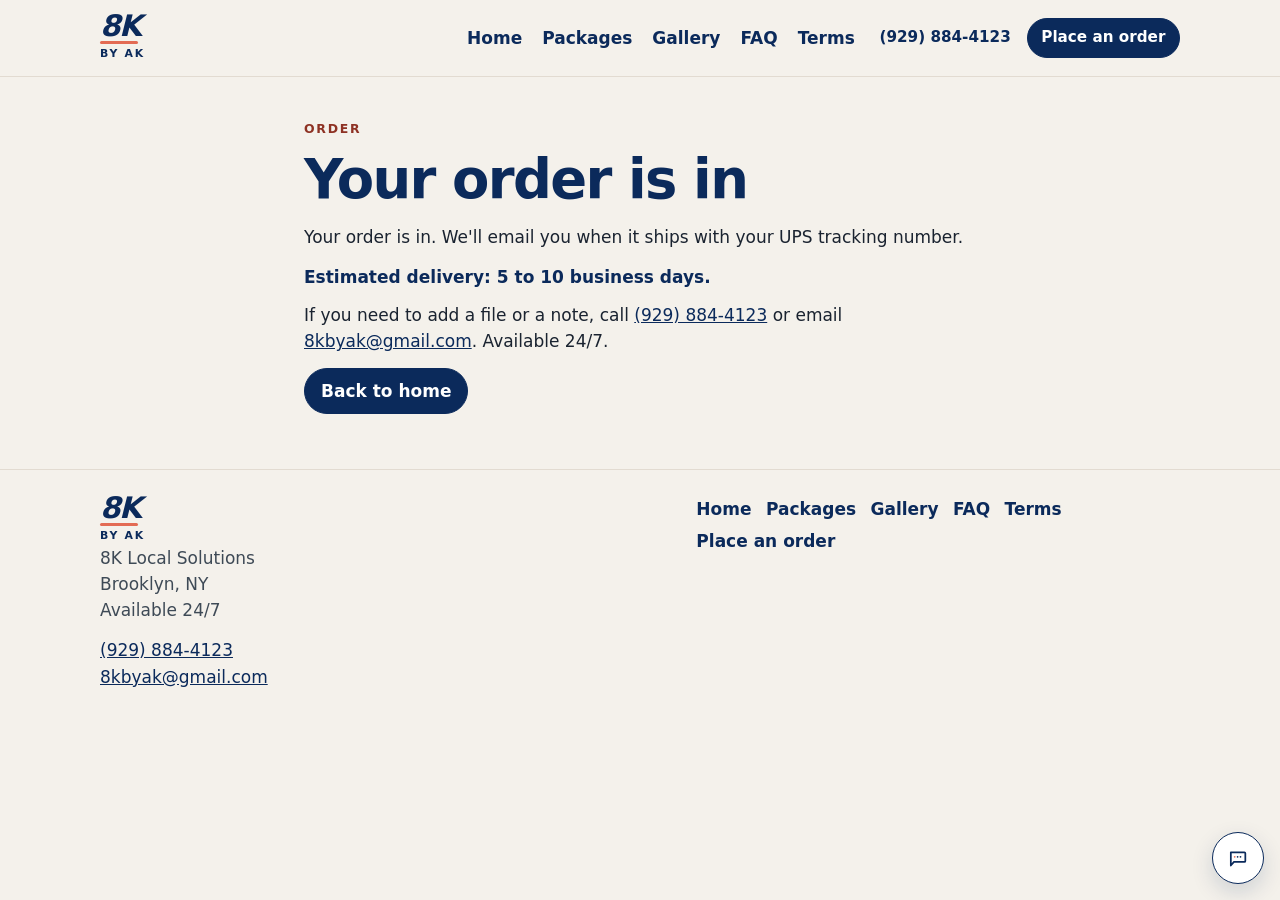
<file: site/thanks.html>
<!DOCTYPE html>
<html lang="en">
<head>
  <meta charset="utf-8">
  <meta name="viewport" content="width=device-width, initial-scale=1">
  <title>Your order is in | 8K by AK</title>
  <meta name="description" content="Your order is in. We will email you when it ships with your UPS tracking number.">
  <meta name="robots" content="noindex, follow">
  <meta name="theme-color" content="#0b2a5b">
  <link rel="canonical" href="https://8klocal.github.io/house-plans-to-3d-combo/thanks.html">
  <meta property="og:title" content="Your order is in | 8K by AK">
  <meta property="og:description" content="Your order is in. We will email you when it ships with your UPS tracking number.">
  <meta property="og:type" content="website">
  <meta property="og:url" content="https://8klocal.github.io/house-plans-to-3d-combo/thanks.html">
  <meta property="og:site_name" content="8K by AK">
  <meta property="og:image" content="https://8klocal.github.io/house-plans-to-3d-combo/og.png">
  <meta property="og:image:alt" content="8K by AK. Architectural 3D models of houses and buildings.">
  <meta property="og:image:width" content="1200">
  <meta property="og:image:height" content="630">
  <meta name="twitter:card" content="summary_large_image">
  <meta name="twitter:title" content="Your order is in | 8K by AK">
  <meta name="twitter:description" content="Your order is in. We will email you when it ships with your UPS tracking number.">
  <meta name="twitter:image" content="https://8klocal.github.io/house-plans-to-3d-combo/og.png">
  <link rel="icon" href="favicon.svg" type="image/svg+xml">
  <link rel="stylesheet" href="css/styles.css">
  
</head>
<body>
  <a class="skip" href="#content">Skip to content</a>
  <header class="site-header">
    <div class="wrap header-bar">
      <a class="brand" href="index.html">
        <span class="brand-mark">8K</span>
        <span class="brand-bar" aria-hidden="true"></span>
        <span class="brand-by">by AK</span>
      </a>
      <a class="header-phone" href="tel:+19298844123" aria-label="Call (929) 884-4123">(929) 884-4123</a>
      <button class="nav-toggle" type="button" data-nav-toggle aria-expanded="false" aria-controls="site-nav">Menu</button>
      <nav id="site-nav" class="site-nav" aria-label="Primary">
        <a href="index.html">Home</a>
        <a href="pricing.html">Packages</a>
        <a href="gallery.html">Gallery</a>
        <a href="faq.html">FAQ</a>
        <a href="terms.html">Terms</a>
        <a class="button nav-quote" href="order.html">Place an order</a>
      </nav>
      <a class="button button-small header-quote" href="order.html">Place an order</a>
    </div>
  </header>
  <main id="content">
    <section class="section">
      <div class="wrap prose">
        <p class="eyebrow">Order</p>
        <h1>Your order is in</h1>
        <p>Your order is in. We'll email you when it ships with your UPS tracking number.</p>
        <p class="delivery-note">Estimated delivery: 5 to 10 business days.</p>
        <p>If you need to add a file or a note, call <a href="tel:+19298844123" aria-label="Call (929) 884-4123">(929) 884-4123</a> or email <a href="mailto:8kbyak@gmail.com">8kbyak@gmail.com</a>. Available 24/7.</p>
        <p><a class="button" href="index.html">Back to home</a></p>
      </div>
    </section>
  </main>
  <footer class="site-footer">
    <div class="wrap footer-grid">
      <div>
        <a class="brand" href="index.html">
        <span class="brand-mark">8K</span>
        <span class="brand-bar" aria-hidden="true"></span>
        <span class="brand-by">by AK</span>
      </a>
        <p>8K Local Solutions<br>Brooklyn, NY<br>Available 24/7</p>
        <address>
          <a href="tel:+19298844123" aria-label="Call (929) 884-4123">(929) 884-4123</a><br>
          <a href="mailto:8kbyak@gmail.com">8kbyak@gmail.com</a>
        </address>
      </div>
      <nav aria-label="Footer">
        <ul class="footer-links">
          <li><a href="index.html">Home</a></li>
          <li><a href="pricing.html">Packages</a></li>
          <li><a href="gallery.html">Gallery</a></li>
          <li><a href="faq.html">FAQ</a></li>
          <li><a href="terms.html">Terms</a></li>
          <li><a href="order.html">Place an order</a></li>
        </ul>
      </nav>
    </div>
  </footer>
  <div class="chat" id="chat">
    <div class="chat-panel" id="chat-panel" role="dialog" aria-labelledby="chat-title" hidden>
      <div class="chat-head">
        <div>
          <h2 id="chat-title">Questions</h2>
          <p class="hint">Exterior and interior architectural models from 8K by AK.</p>
        </div>
        <button class="chat-close" type="button" data-chat-close aria-label="Close questions">&times;</button>
      </div>
      <div class="chat-qa">
        <div>
          <button type="button" data-qa aria-expanded="false" aria-controls="qa-price" id="qa-price-btn">Pricing</button>
          <div id="qa-price" role="region" aria-labelledby="qa-price-btn" hidden>
            <p>Small is $99, about 6 inches. Medium is $149, about 9 inches. Large is $199, about 12 inches, and can include an exterior, an interior, or more than one floor. Nothing is over $200. UPS shipping is added at cost.</p>
          </div>
        </div>
        <div>
          <button type="button" data-qa aria-expanded="false" aria-controls="qa-files" id="qa-files-btn">Files accepted</button>
          <div id="qa-files" role="region" aria-labelledby="qa-files-btn" hidden>
            <p>An image, a PDF, or an STL.</p>
          </div>
        </div>
        <div>
          <button type="button" data-qa aria-expanded="false" aria-controls="qa-ship" id="qa-ship-btn">Shipping</button>
          <div id="qa-ship" role="region" aria-labelledby="qa-ship-btn" hidden>
            <p>UPS anywhere in the US, with a tracking number. UPS shipping is added at cost. Pickup in Brooklyn is free.</p>
          </div>
        </div>
        <div>
          <button type="button" data-qa aria-expanded="false" aria-controls="qa-time" id="qa-time-btn">Turnaround</button>
          <div id="qa-time" role="region" aria-labelledby="qa-time-btn" hidden>
            <p>Estimated delivery is 5 to 10 business days.</p>
          </div>
        </div>
        <div>
          <button type="button" data-qa aria-expanded="false" aria-controls="qa-order" id="qa-order-btn">How to order</button>
          <div id="qa-order" role="region" aria-labelledby="qa-order-btn" hidden>
            <p>Order and upload your plan. We build the 3D model, it goes straight to the printer, and we ship by UPS with a tracking number.</p>
          </div>
        </div>
      </div>
      <div class="chat-actions">
        <a class="button button-ghost" href="mailto:8kbyak@gmail.com">Email us</a>
        <a class="button button-ghost" href="tel:+19298844123">(929) 884-4123</a>
        <a class="button" href="order.html">Place an order</a>
      </div>
    </div>
    <button class="chat-toggle" type="button" data-chat-toggle aria-expanded="false" aria-controls="chat-panel" aria-label="Questions">
      <svg viewBox="0 0 24 24" aria-hidden="true" focusable="false">
        <path d="M5 6.5h14a1 1 0 0 1 1 1v8a1 1 0 0 1-1 1H8.2L5 20.2V6.5z" fill="none" stroke="currentColor" stroke-width="1.8" stroke-linejoin="round"/>
        <circle cx="9" cy="11.2" r="0.9" fill="#E36B54"/>
        <circle cx="12" cy="11.2" r="0.9" fill="currentColor"/>
        <circle cx="15" cy="11.2" r="0.9" fill="currentColor"/>
      </svg>
    </button>
  </div>
  <script src="js/site.js"></script>
</body>
</html>
</file>
<file: site/css/styles.css>
:root {
  --navy: #0b2a5b;
  --ink: #1a2330;
  --muted: #3e4a56;
  --paper: #f4f1eb;
  --card: #fffcf8;
  --line: #e2dbd1;
  --coral: #e36b54;
  --coral-deep: #8e3224;
  --shadow: 0 12px 32px rgba(11, 42, 91, 0.07);
  --header: 4.75rem;
  --max: 1080px;
  --radius: 16px;
  color-scheme: light;
}

*,
*::before,
*::after {
  box-sizing: border-box;
}

[hidden] {
  display: none !important;
}

html {
  scroll-behavior: smooth;
}

body {
  margin: 0;
  font-family: "Segoe UI", system-ui, -apple-system, Inter, "Liberation Sans", "Helvetica Neue", Arial, sans-serif;
  color: var(--ink);
  background: var(--paper);
  line-height: 1.55;
  font-size: 1.0625rem;
  padding-bottom: 5.5rem;
}

img,
svg {
  max-width: 100%;
  height: auto;
}

a {
  color: var(--navy);
}

a:hover {
  color: var(--coral-deep);
}

:focus-visible {
  outline: 3px solid var(--navy);
  outline-offset: 3px;
}

.skip {
  position: absolute;
  left: 0.75rem;
  top: 0.75rem;
  transform: translateY(-160%);
  background: var(--card);
  color: var(--navy);
  padding: 0.6rem 0.9rem;
  border-radius: 8px;
  z-index: 50;
  font-weight: 700;
}

.skip:focus {
  transform: none;
}

.wrap {
  width: min(var(--max), calc(100% - 2rem));
  margin-inline: auto;
}

.site-header {
  position: sticky;
  top: 0;
  z-index: 20;
  background: rgba(244, 241, 235, 0.94);
  border-bottom: 1px solid var(--line);
  backdrop-filter: blur(8px);
}

.header-bar {
  display: grid;
  grid-template-columns: 1fr auto auto;
  grid-template-areas:
    "brand phone menu"
    "nav nav nav";
  align-items: center;
  column-gap: 0.55rem;
  min-height: var(--header);
}

.brand {
  grid-area: brand;
}

.header-phone {
  grid-area: phone;
  justify-self: end;
}

.nav-toggle {
  grid-area: menu;
}

.site-nav {
  grid-area: nav;
}

.brand {
  display: flex;
  flex-direction: column;
  align-items: flex-start;
  gap: 0.12rem;
  text-decoration: none;
  color: var(--navy);
  min-width: 4.5rem;
}

.brand:hover {
  color: var(--navy);
}

.brand-mark {
  font-family: Inter, "Segoe UI", system-ui, Arial, sans-serif;
  font-weight: 800;
  font-style: italic;
  font-size: 1.85rem;
  letter-spacing: -0.05em;
  line-height: 0.85;
}

.brand-bar {
  display: block;
  width: 2.35rem;
  height: 3px;
  border-radius: 2px;
  background: var(--coral);
}

.brand-by {
  font-size: 0.68rem;
  font-weight: 700;
  letter-spacing: 0.16em;
  text-transform: uppercase;
}

.header-tools {
  display: flex;
  align-items: center;
  gap: 0.55rem;
}

.header-phone {
  color: var(--navy);
  font-weight: 700;
  text-decoration: none;
  white-space: nowrap;
  font-size: 0.95rem;
  padding: 0.35rem 0.15rem;
}

.nav-toggle {
  min-width: 2.75rem;
  min-height: 2.75rem;
  border: 1px solid var(--navy);
  background: var(--card);
  color: var(--navy);
  border-radius: 999px;
  font: inherit;
  font-weight: 700;
  padding: 0 0.85rem;
  cursor: pointer;
}

.site-nav {
  display: none;
  padding: 0 0 1rem;
}

.site-nav.is-open {
  display: grid;
  gap: 0.25rem;
}

.site-nav a {
  display: block;
  text-decoration: none;
  color: var(--navy);
  font-weight: 600;
  padding: 0.55rem 0.15rem;
  border-radius: 8px;
}

.site-nav a[aria-current="page"] {
  box-shadow: inset 0 -3px 0 var(--coral);
}

.site-nav a.nav-quote {
  display: inline-flex;
  width: fit-content;
  margin-top: 0.4rem;
  color: #fff;
}

h1,
h2,
h3 {
  font-weight: 700;
  letter-spacing: -0.03em;
  line-height: 1.15;
  color: var(--navy);
}

h1 {
  font-size: clamp(2rem, 5vw, 3.4rem);
  margin: 0 0 0.8rem;
}

h2 {
  font-size: clamp(1.5rem, 3vw, 2rem);
  margin: 0 0 0.75rem;
}

h3 {
  font-size: 1.15rem;
  margin: 0 0 0.35rem;
}

p,
address {
  margin: 0 0 0.85rem;
}

address {
  font-style: normal;
}

.lede {
  font-size: 1.12rem;
  max-width: 40rem;
}

.muted {
  color: var(--muted);
}

.eyebrow {
  margin: 0 0 0.7rem;
  font-size: 0.78rem;
  font-weight: 700;
  letter-spacing: 0.14em;
  text-transform: uppercase;
  color: var(--coral-deep);
}

.hero {
  padding: 2.2rem 0 2.6rem;
  background-image:
    linear-gradient(to right, rgba(11, 42, 91, 0.045) 1px, transparent 1px),
    linear-gradient(to bottom, rgba(11, 42, 91, 0.045) 1px, transparent 1px);
  background-size: 28px 28px;
}

.hero-grid {
  display: grid;
  gap: 1.5rem;
}

.actions {
  display: flex;
  flex-wrap: wrap;
  gap: 0.65rem;
  margin: 1.1rem 0 1rem;
}

.button,
button.button {
  display: inline-flex;
  align-items: center;
  justify-content: center;
  min-height: 2.75rem;
  padding: 0.55rem 1rem;
  border-radius: 999px;
  border: 1px solid var(--navy);
  background: var(--navy);
  color: #fff;
  font: inherit;
  font-weight: 700;
  text-decoration: none;
  cursor: pointer;
}

.button:hover {
  background: #16356f;
  color: #fff;
}

.button-ghost {
  background: transparent;
  color: var(--navy);
}

.button-ghost:hover {
  background: #fff;
  color: var(--navy);
}

.button-small {
  min-height: 2.5rem;
  padding: 0.35rem 0.85rem;
  font-size: 0.95rem;
}

.facts {
  display: grid;
  gap: 0.45rem;
  margin: 0;
  padding: 0;
  list-style: none;
}

.facts li {
  padding-left: 0.85rem;
  border-left: 3px solid var(--coral);
}

.diagram {
  margin: 0;
  background: var(--card);
  border: 1px solid var(--line);
  border-radius: var(--radius);
  padding: 0.75rem 0.75rem 0.4rem;
  box-shadow: var(--shadow);
}

.diagram figcaption {
  color: var(--muted);
  font-size: 0.92rem;
  padding: 0.2rem 0.4rem 0.5rem;
}

.visually-hidden {
  position: absolute;
  width: 1px;
  height: 1px;
  padding: 0;
  margin: -1px;
  overflow: hidden;
  clip: rect(0, 0, 0, 0);
  white-space: nowrap;
  border: 0;
}

.compare-wrap {
  overflow-x: auto;
}

.compare {
  width: 100%;
  border-collapse: collapse;
  background: var(--card);
  border: 1px solid var(--line);
  border-radius: var(--radius);
}

.compare th,
.compare td {
  padding: 0.85rem 0.9rem;
  text-align: left;
  vertical-align: top;
  border-bottom: 1px solid var(--line);
}

.compare thead th {
  font-size: 0.78rem;
  letter-spacing: 0.08em;
  text-transform: uppercase;
  color: var(--muted);
}

.compare tbody th {
  color: var(--navy);
}

.compare tr.is-us {
  background: #fff;
  box-shadow: inset 4px 0 0 var(--coral);
}

.compare a {
  font-weight: 700;
}

.compare-note {
  margin-top: 0.8rem;
}

.section {
  padding: 2.6rem 0;
}

.section-head {
  max-width: 40rem;
  margin-bottom: 1.25rem;
}

.steps {
  list-style: none;
  margin: 0;
  padding: 0;
  display: grid;
  gap: 0.8rem;
}

.steps li {
  background: var(--card);
  border: 1px solid var(--line);
  border-radius: var(--radius);
  padding: 1rem 1rem 0.4rem;
}

.step-num {
  display: inline-grid;
  place-items: center;
  width: 1.7rem;
  height: 1.7rem;
  margin-right: 0.35rem;
  border-radius: 999px;
  background: var(--coral-deep);
  color: #fff;
  font-size: 0.95rem;
  font-weight: 800;
}

.cards {
  display: grid;
  gap: 0.85rem;
}

.card {
  background: var(--card);
  border: 1px solid var(--line);
  border-top: 3px solid var(--coral);
  border-radius: var(--radius);
  padding: 1.1rem 1.1rem 0.9rem;
  box-shadow: var(--shadow);
}

.price {
  font-size: 2.2rem;
  font-weight: 800;
  letter-spacing: -0.04em;
  color: var(--navy);
  margin: 0.15rem 0 0.35rem;
}

.delivery-note {
  font-weight: 700;
  color: var(--navy);
  margin: 0.7rem 0;
}

.who {
  display: grid;
  gap: 0.85rem;
}

.who article {
  background: var(--card);
  border: 1px solid var(--line);
  border-radius: var(--radius);
  padding: 1rem 1rem 0.35rem;
}

.formats {
  display: flex;
  flex-wrap: wrap;
  gap: 0.45rem;
  margin: 0;
  padding: 0;
  list-style: none;
}

.formats li {
  background: #fff;
  border: 1px solid var(--line);
  border-radius: 999px;
  padding: 0.35rem 0.7rem;
  font-weight: 600;
}

.header-quote {
  display: none;
}

.contact-panel {
  background: var(--navy);
  color: #fff;
  border-radius: var(--radius);
  padding: 1.3rem 1.2rem 1.1rem;
}

.contact-panel h2,
.contact-panel a {
  color: #fff;
}

.contact-panel a {
  font-weight: 700;
}

.contact-panel .button {
  background: #fff;
  color: var(--navy);
  border-color: #fff;
}

.contact-panel .button:hover {
  background: var(--paper);
  color: var(--navy);
}

.gallery-grid {
  display: grid;
  gap: 0.75rem;
  margin: 0;
  padding: 0;
  list-style: none;
}

.placeholder {
  aspect-ratio: 4 / 3;
  display: grid;
  place-items: center;
  text-align: center;
  padding: 1rem;
  border: 1.5px dashed #b7c0cc;
  border-radius: var(--radius);
  background:
    linear-gradient(#fff, #fff) padding-box;
  color: var(--navy);
  font-weight: 700;
}

.faq details {
  background: var(--card);
  border: 1px solid var(--line);
  border-radius: 12px;
  padding: 0.75rem 0.95rem;
  margin-bottom: 0.55rem;
}

.faq summary {
  cursor: pointer;
  font-weight: 700;
  color: var(--navy);
}

.faq details p:last-child {
  margin-bottom: 0.25rem;
}

.prose {
  max-width: 42rem;
}

.prose h2 {
  margin-top: 1.6rem;
  font-size: 1.25rem;
}

.form {
  display: grid;
  gap: 0.9rem;
}

.field {
  display: grid;
  gap: 0.3rem;
}

.field span,
.field legend {
  font-weight: 700;
  color: var(--navy);
}

fieldset.field {
  border: 0;
  margin: 0;
  padding: 0;
  min-width: 0;
}

.choices {
  display: grid;
  gap: 0.45rem;
}

.choices label {
  display: flex;
  align-items: flex-start;
  gap: 0.6rem;
  min-height: 2.75rem;
  padding: 0.55rem 0.75rem;
  background: #fff;
  border: 1px solid #cfc6bb;
  border-radius: 10px;
  font-weight: 600;
  color: var(--navy);
}

.choices input {
  width: 1.15rem;
  height: 1.15rem;
  min-height: 0;
  margin-top: 0.2rem;
}

.build-details {
  display: grid;
  gap: 0.9rem;
  margin: 0.2rem 0 0;
  padding: 1rem 1rem 1.1rem;
  background: var(--card);
  border: 1px solid var(--line);
  border-top: 3px solid var(--coral);
  border-radius: var(--radius);
}

.build-details > legend {
  grid-column: 1 / -1;
  padding: 0 0.2rem;
  font-size: 1.2rem;
  font-weight: 700;
  color: var(--navy);
}

.size-pair {
  display: grid;
  grid-template-columns: 1fr 1fr;
  gap: 0.6rem;
}

.size-pair label {
  display: grid;
  gap: 0.3rem;
  font-weight: 600;
  color: var(--navy);
}

.req {
  color: var(--coral-deep);
}

input,
select,
textarea {
  width: 100%;
  font: inherit;
  color: var(--ink);
  background: #fff;
  border: 1px solid #cfc6bb;
  border-radius: 10px;
  padding: 0.65rem 0.7rem;
  min-height: 2.75rem;
}

textarea {
  min-height: 8rem;
  resize: vertical;
}

.hint {
  color: var(--muted);
  font-size: 0.92rem;
  margin: 0;
}

.check {
  display: flex;
  gap: 0.6rem;
  align-items: flex-start;
  font-weight: 600;
}

.check input {
  width: 1.15rem;
  height: 1.15rem;
  min-height: 0;
  margin-top: 0.2rem;
}

.form-submit {
  display: grid;
  gap: 0.35rem;
  justify-items: start;
}

.site-footer {
  border-top: 1px solid var(--line);
  padding: 1.6rem 0 1rem;
  color: var(--muted);
}

.footer-grid {
  display: grid;
  gap: 1rem;
}

.footer-brand .brand-mark {
  font-size: 1.45rem;
}

.footer-links {
  display: flex;
  flex-wrap: wrap;
  gap: 0.35rem 0.9rem;
  margin: 0;
  padding: 0;
  list-style: none;
}

.footer-links a {
  color: var(--navy);
  font-weight: 600;
  text-decoration: none;
}

.chat {
  position: fixed;
  right: 1rem;
  bottom: 1rem;
  z-index: 30;
}

.chat-toggle {
  width: 3.25rem;
  height: 3.25rem;
  border-radius: 999px;
  border: 1px solid var(--navy);
  background: #fff;
  color: var(--navy);
  box-shadow: 0 8px 22px rgba(11, 42, 91, 0.16);
  cursor: pointer;
  display: grid;
  place-items: center;
}

.chat-toggle svg {
  width: 1.45rem;
  height: 1.45rem;
}

.chat-panel {
  position: absolute;
  right: 0;
  bottom: 3.85rem;
  width: min(21.5rem, calc(100vw - 2rem));
  max-height: min(30rem, calc(100vh - 7rem));
  overflow: auto;
  background: #fff;
  border: 1px solid var(--line);
  border-top: 3px solid var(--coral);
  border-radius: 14px;
  box-shadow: 0 16px 40px rgba(11, 42, 91, 0.16);
  padding: 0.85rem 0.85rem 0.75rem;
}

.chat-head {
  display: flex;
  align-items: flex-start;
  justify-content: space-between;
  gap: 0.5rem;
}

.chat-head h2 {
  font-size: 1.05rem;
  margin: 0;
}

.chat-close {
  border: 0;
  background: transparent;
  color: var(--navy);
  font: inherit;
  font-size: 1.35rem;
  line-height: 1;
  min-width: 2.25rem;
  min-height: 2.25rem;
  cursor: pointer;
}

.chat-qa {
  display: grid;
  gap: 0.35rem;
  margin: 0.7rem 0;
}

.chat-qa button {
  text-align: left;
  font: inherit;
  font-weight: 700;
  color: var(--navy);
  background: var(--paper);
  border: 1px solid var(--line);
  border-radius: 8px;
  padding: 0.45rem 0.6rem;
  cursor: pointer;
  min-height: 2.5rem;
}

.chat-qa p {
  font-size: 0.95rem;
  margin: 0.25rem 0 0.35rem;
}

.chat-actions {
  display: grid;
  gap: 0.4rem;
}

.chat-actions a {
  text-align: center;
}

@media (min-width: 720px) {
  .hero-grid {
    grid-template-columns: 1.15fr 0.85fr;
    align-items: center;
    gap: 2rem;
  }

  .cards,
  .who,
  .steps {
    grid-template-columns: 1fr 1fr;
  }

  .cards-3,
  .who {
    grid-template-columns: 1fr 1fr 1fr;
  }

  .steps {
    grid-template-columns: 1fr 1fr;
  }

  .gallery-grid {
    grid-template-columns: 1fr 1fr 1fr;
  }

  .form {
    grid-template-columns: 1fr 1fr;
  }

  .span-2 {
    grid-column: 1 / -1;
  }

  .build-details {
    grid-template-columns: 1fr 1fr;
  }

  .footer-grid {
    grid-template-columns: 1.2fr 1fr;
    align-items: start;
  }
}

@media (min-width: 980px) {
  .steps {
    grid-template-columns: repeat(4, 1fr);
  }
}

@media (min-width: 860px) {
  .nav-toggle,
  .site-nav a.nav-quote {
    display: none;
  }

  .header-quote {
    display: inline-flex;
  }

  .header-bar {
    display: flex;
    align-items: center;
    gap: 0.85rem;
  }

  .site-nav {
    display: flex;
    align-items: center;
    gap: 0.15rem;
    padding: 0;
    margin-left: auto;
    order: 2;
  }

  .header-phone {
    order: 3;
  }

  .header-quote {
    order: 4;
  }

  .site-nav a {
    padding: 0.35rem 0.55rem;
  }

  .header-tools {
    margin-left: 0.4rem;
  }
}

@media (max-width: 719px) {
  .compare,
  .compare tbody,
  .compare tr,
  .compare td,
  .compare tbody th {
    display: block;
    width: auto;
  }

  .compare {
    background: transparent;
    border: 0;
  }

  .compare thead {
    display: none;
  }

  .compare tr {
    margin-bottom: 0.75rem;
    background: var(--card);
    border: 1px solid var(--line);
    border-radius: var(--radius);
    overflow: hidden;
  }

  .compare tr.is-us {
    border-top: 3px solid var(--coral);
    box-shadow: none;
  }

  .compare tbody th,
  .compare td {
    border-bottom: 0;
    padding: 0.45rem 0.9rem;
  }

  .compare tbody th {
    padding-top: 0.85rem;
  }

  .compare td {
    display: grid;
    grid-template-columns: 4.5rem 1fr;
    gap: 0.35rem 0.75rem;
  }

  .compare td::before {
    content: attr(data-label);
    font-weight: 700;
    color: var(--navy);
  }
}

@media (max-width: 380px) {
  .header-phone {
    font-size: 0.82rem;
  }

  .brand-mark {
    font-size: 1.6rem;
  }
}

@media (prefers-reduced-motion: reduce) {
  html {
    scroll-behavior: auto;
  }

  *,
  *::before,
  *::after {
    transition: none !important;
    animation: none !important;
  }
}

@media print {
  .chat,
  .nav-toggle,
  .header-tools .button {
    display: none !important;
  }

  .site-header {
    position: static;
  }

  body {
    padding-bottom: 0;
    background: #fff;
  }
}
</file>
